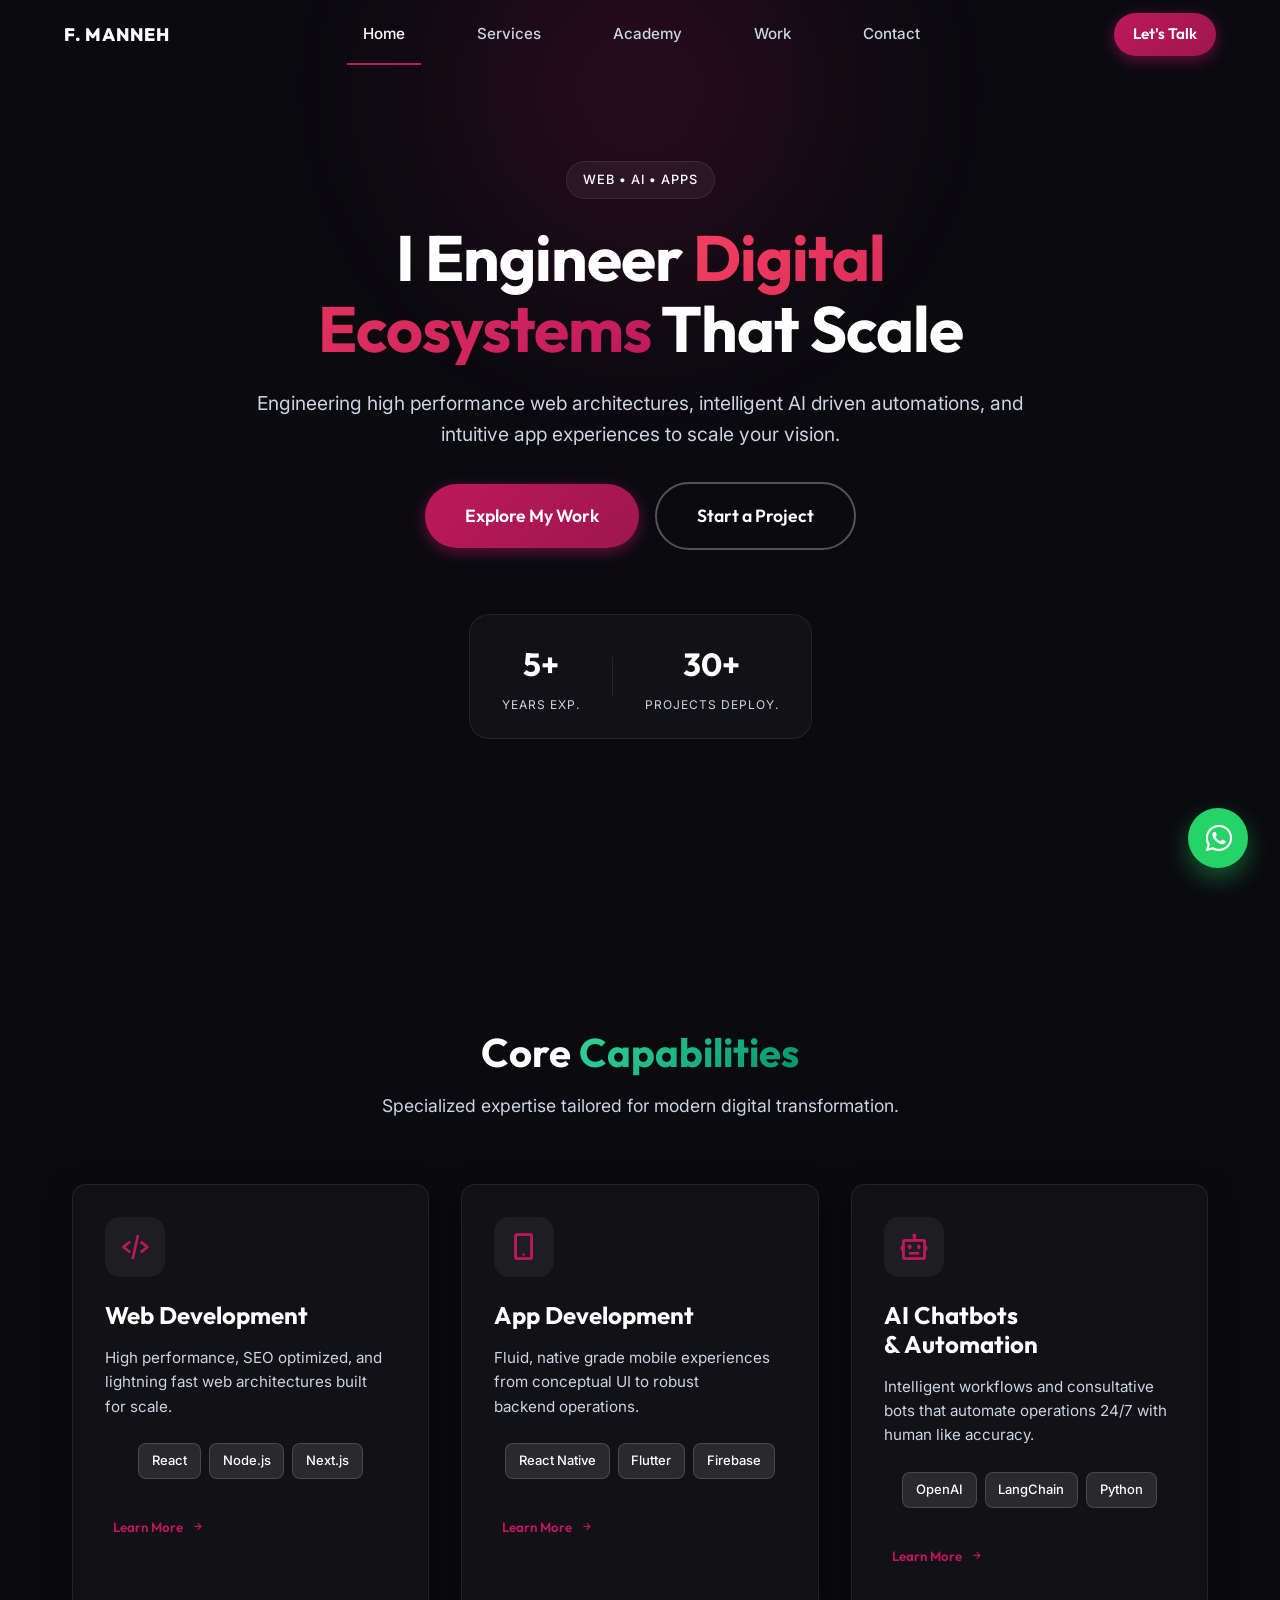
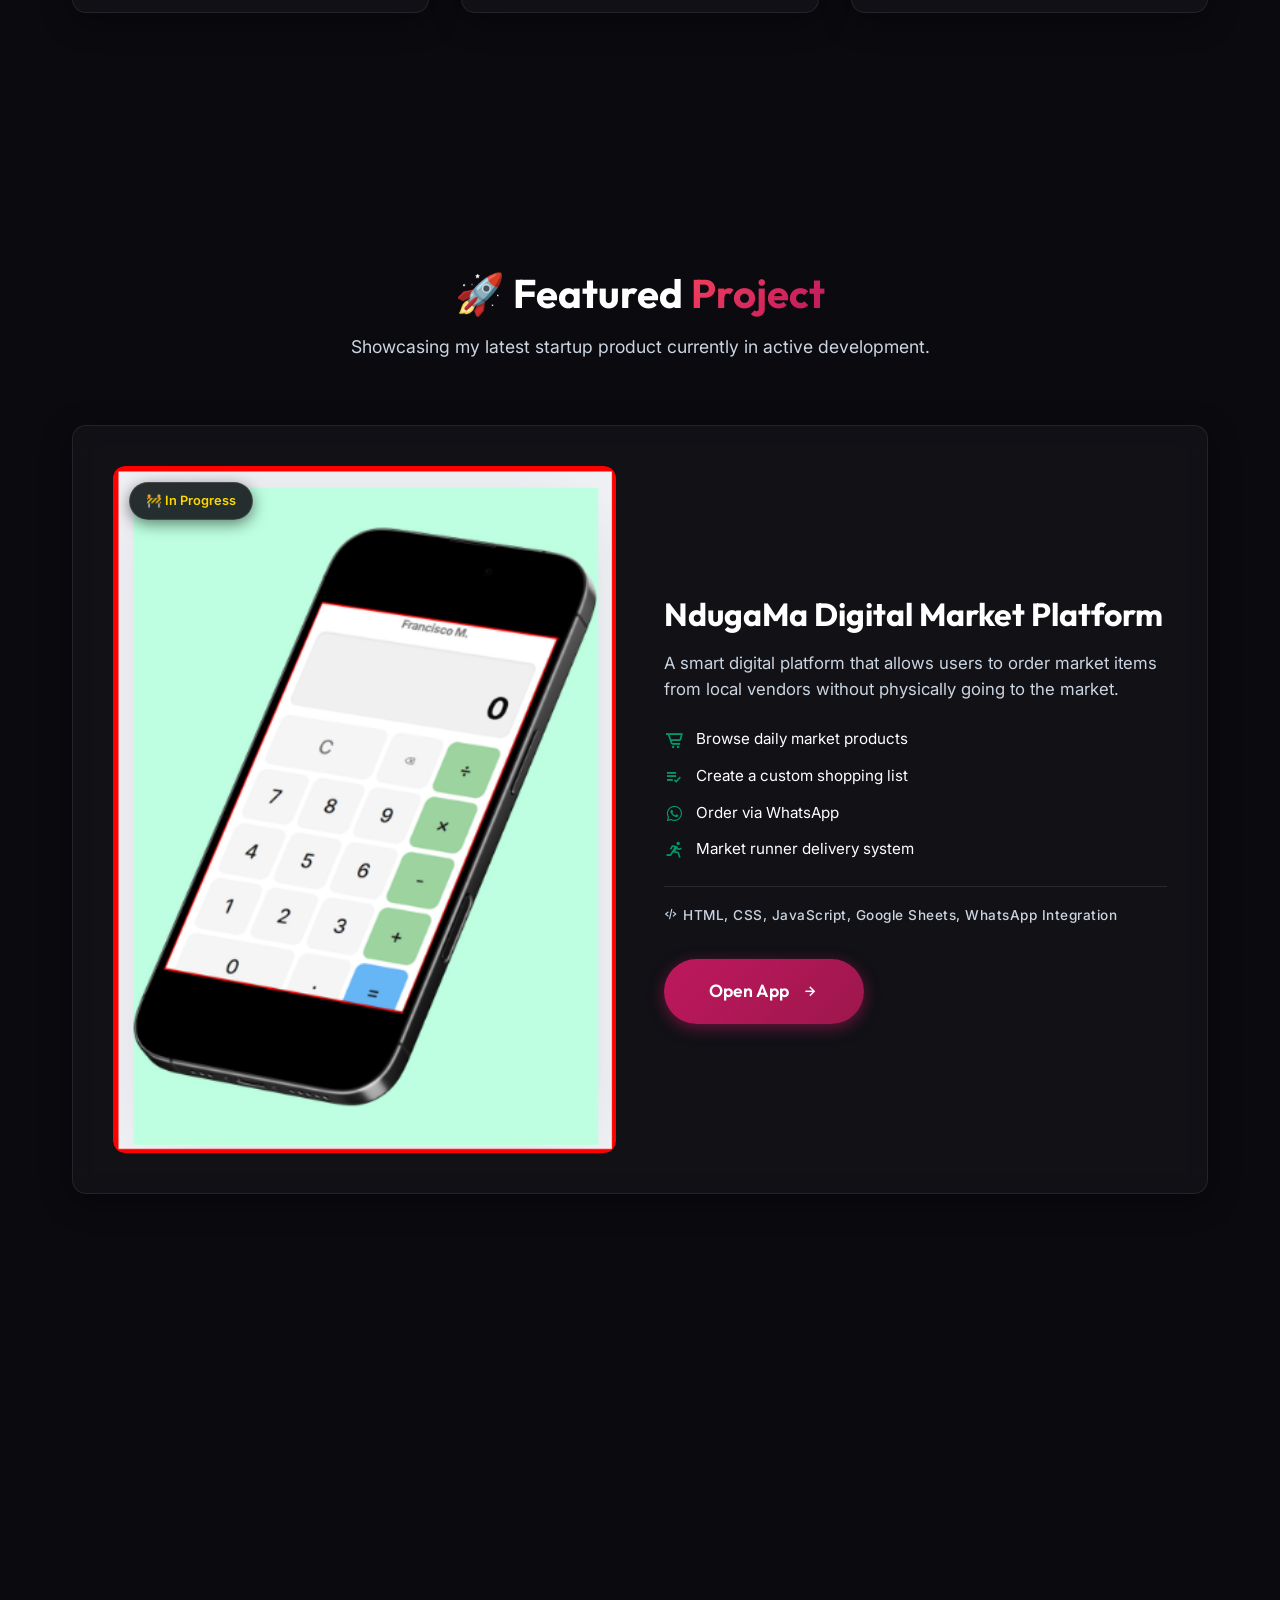
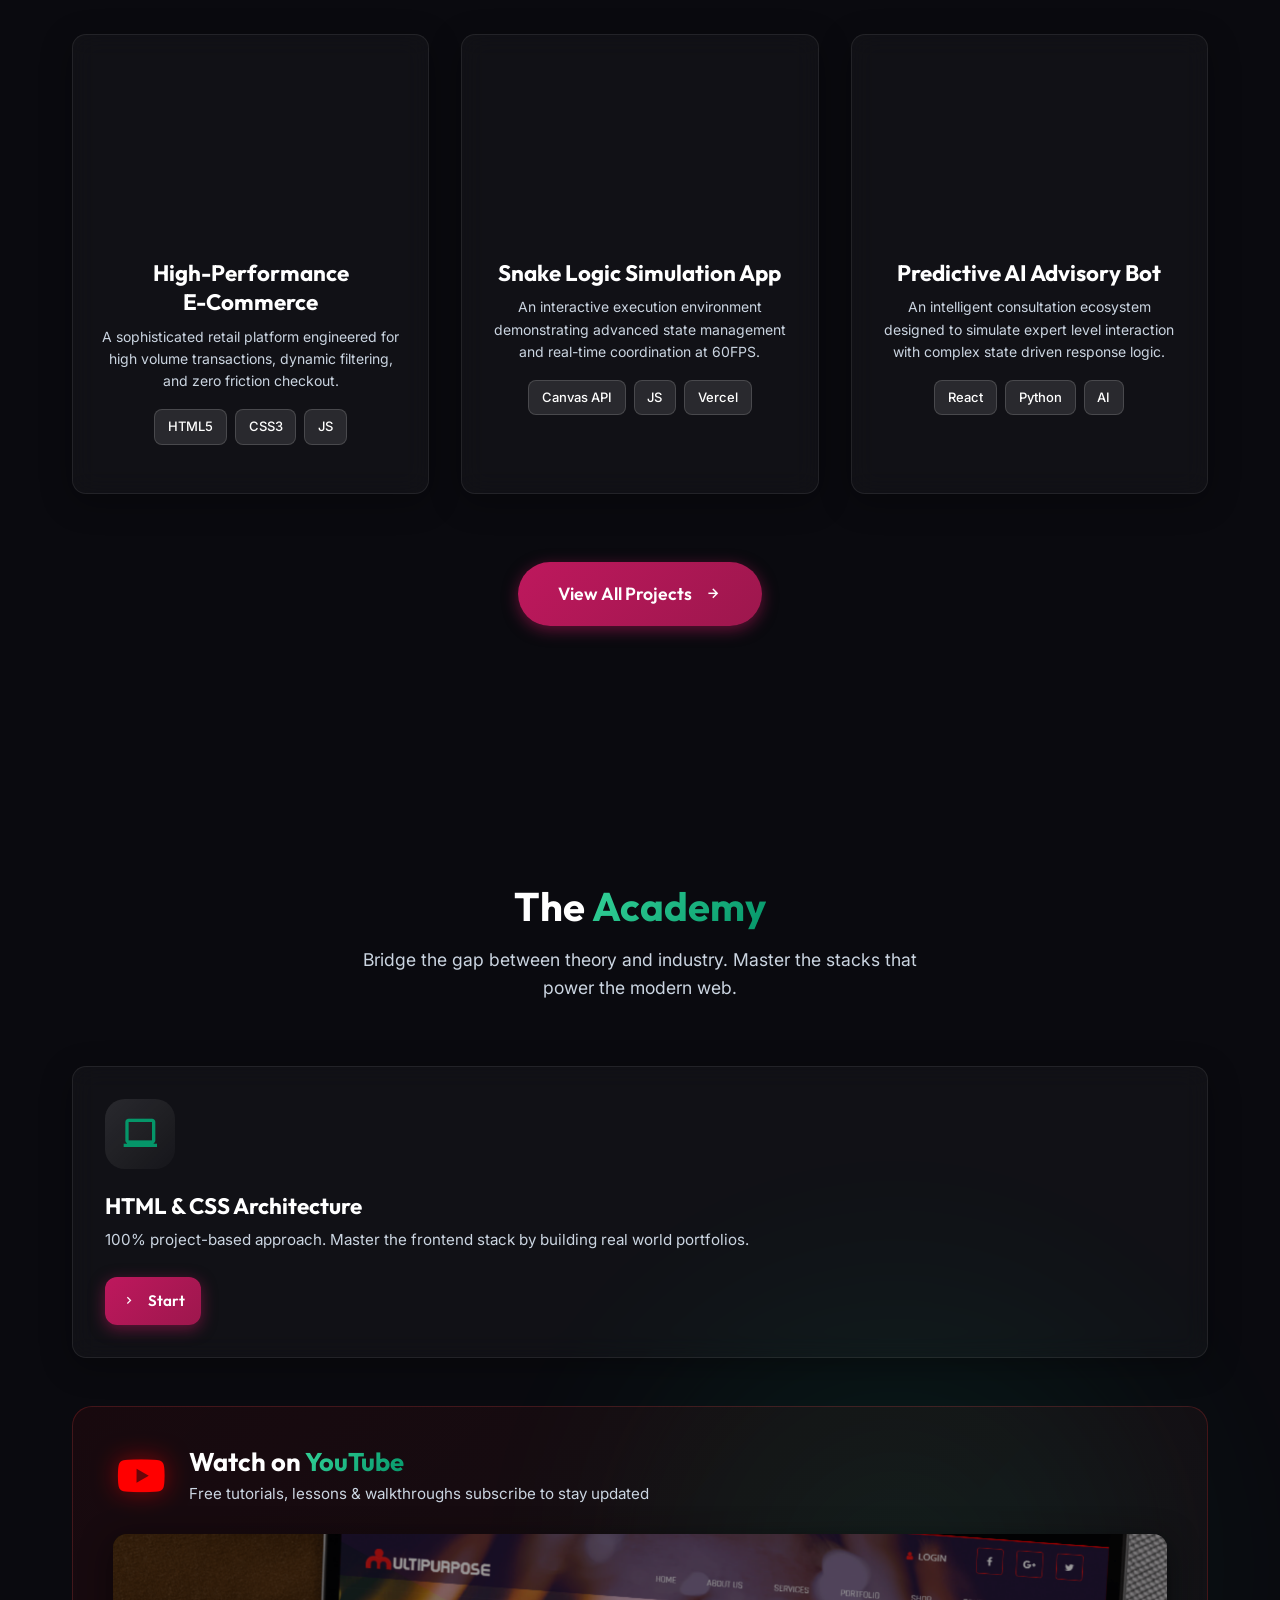
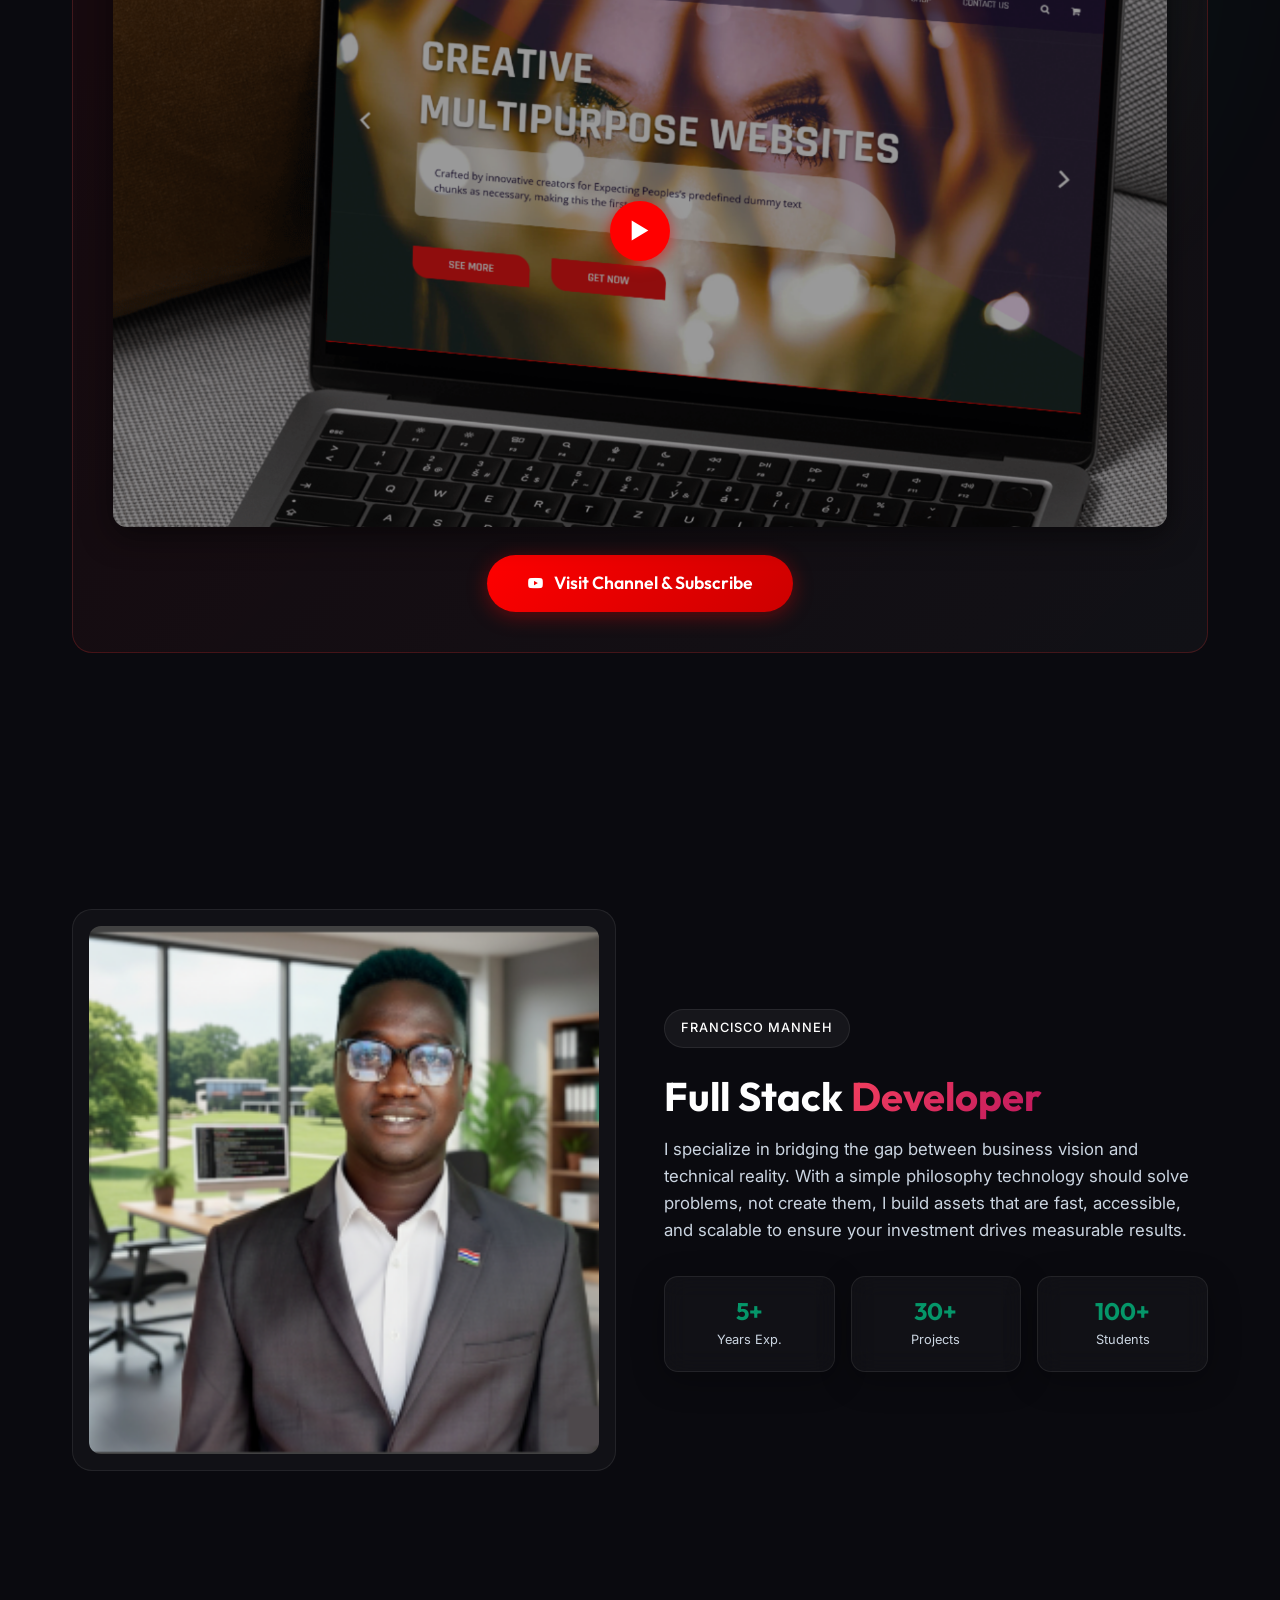
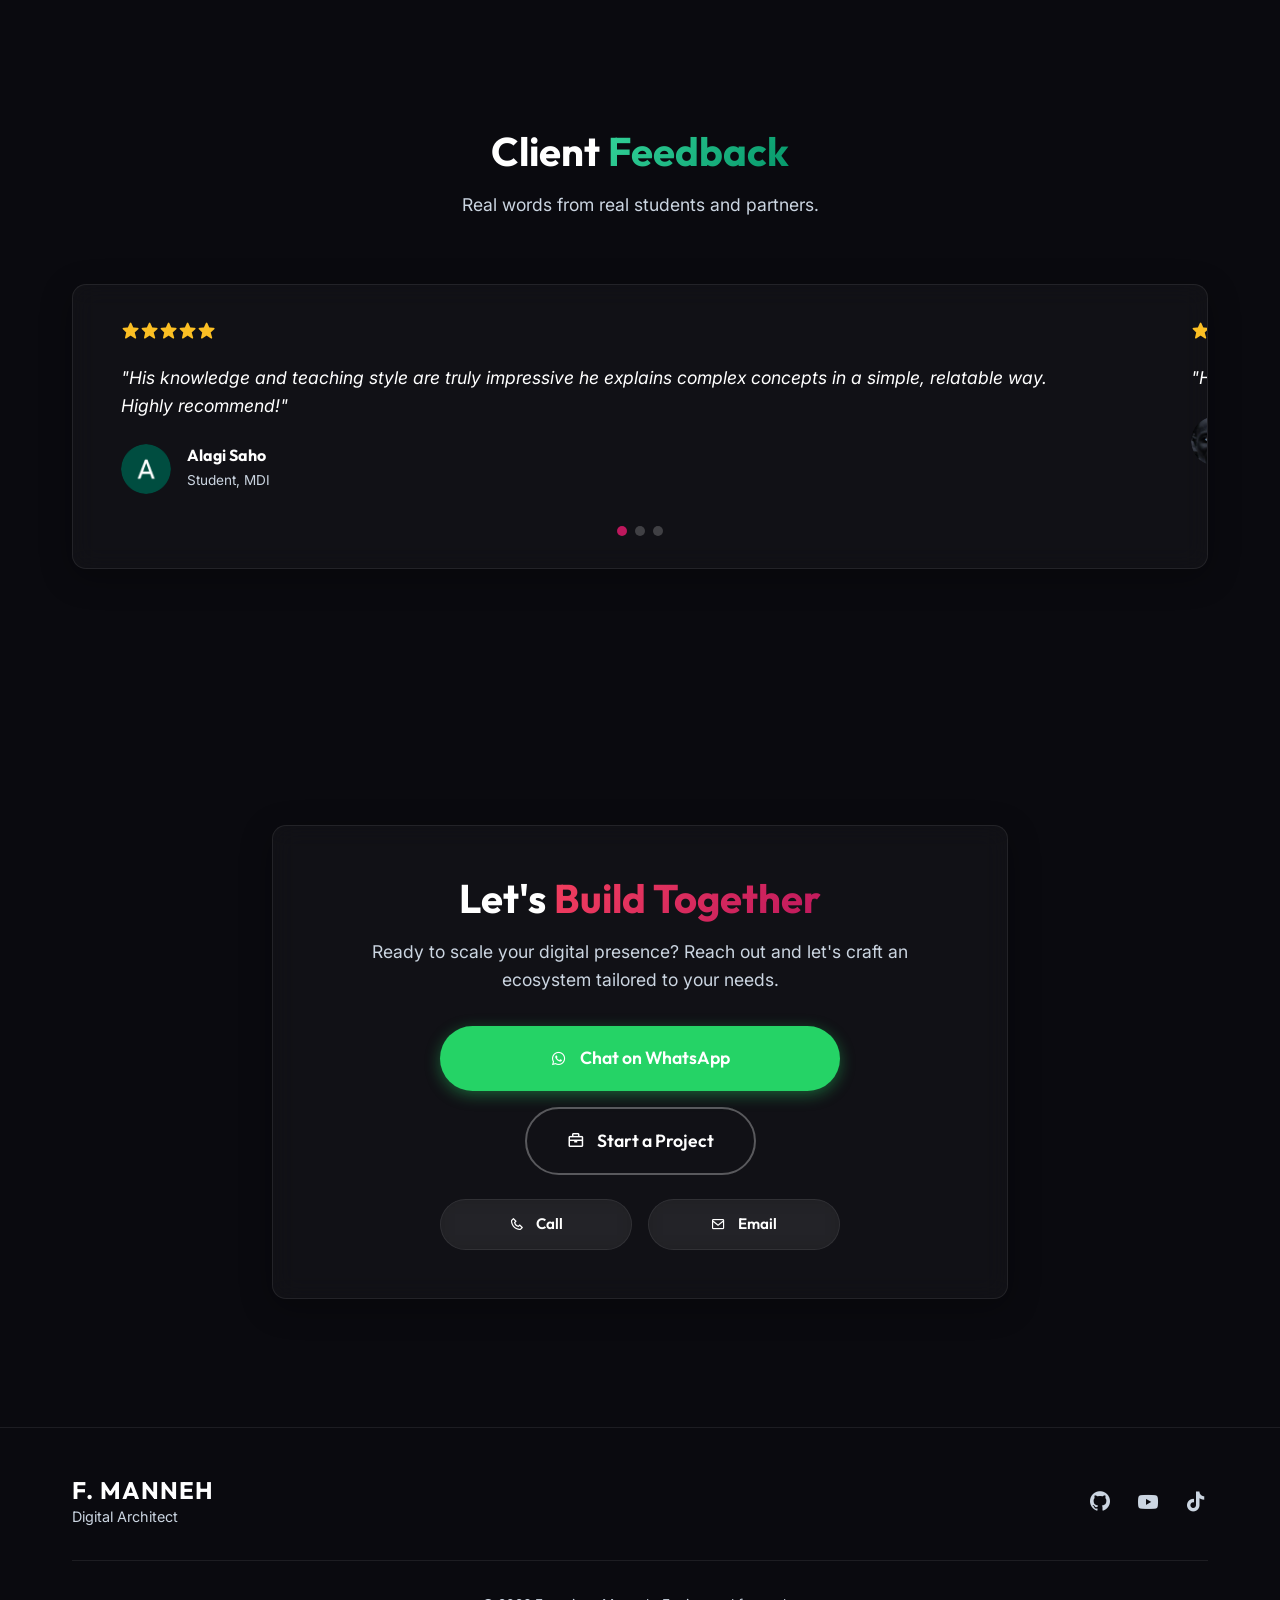
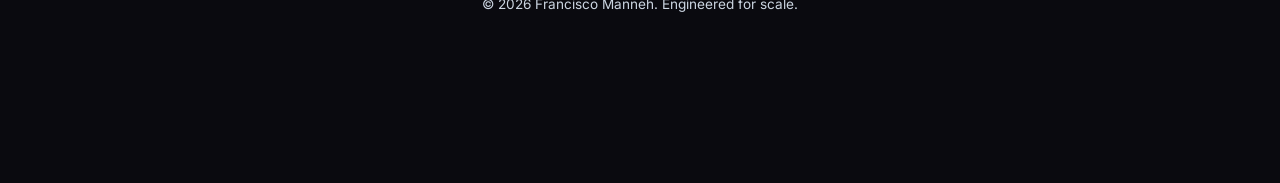
<file: index.html>
<!DOCTYPE html>
<html lang="en">

<head>
    <meta charset="UTF-8">
    <meta name="viewport" content="width=device-width, initial-scale=1.0">
    <title>Francisco Manneh</title>
    <meta name="description" content="Engineering high-performance web ecosystems, mobile apps, and AI automations.">
    <link rel="icon" type="image/png" href="Favicon/3-removebg-preview.png">
    <meta name="theme-color" content="#0a0a0f">

    <!-- Fonts -->
    <link
        href="https://fonts.googleapis.com/css2?family=Outfit:wght@300;400;500;600;700;800&family=Inter:wght@400;500;600&display=swap"
        rel="stylesheet">
    <link href='https://unpkg.com/boxicons@2.1.4/css/boxicons.min.css' rel='stylesheet' media="print"
        onload="this.media='all'">

    <!-- Styles -->
    <link rel="stylesheet" href="style.css">
    <!-- Structured Data -->
    <script type="application/ld+json">
    {
      "@context": "https://schema.org/",
      "@type": "Person",
      "name": "Francisco Manneh",
      "jobTitle": "Digital Architect",
      "url": "https://franciscomanneh.com",
      "image": "https://franciscomanneh.com/persionalpictures/Screenshot%202026-01-26%20074447.png",
      "sameAs": [
        "https://github.com/Franciscomanneh",
        "https://www.youtube.com/@codewithfrancisco-1",
        "https://www.tiktok.com/@fmannehcode"
      ],
      "knowsAbout": ["Web Development", "Mobile App Development", "AI/ChatbotAutomation", "React", "Node.js", "Python"],
      "worksFor": {
        "@type": "Organization",
        "name": "Francisco Manneh - Digital Architect"
      }
    }
    </script>
    <script type="application/ld+json">
    {
      "@context": "https://schema.org/",
      "@type": "WebSite",
      "name": "Francisco Manneh — Digital Architect",
      "url": "https://franciscomanneh.com",
      "description": "Engineering high-performance web ecosystems, mobile apps, and AI automations",
      "potentialAction": {
        "@type": "SearchAction",
        "target": {
          "@type": "EntryPoint",
          "urlTemplate": "https://franciscomanneh.com/projects"
        }
      }
    }
    </script>
    <script type="application/ld+json">
    {
      "@context": "https://schema.org/",
      "@type": "BreadcrumbList",
      "itemListElement": [
        {
          "@type": "ListItem",
          "position": 1,
          "name": "Home",
          "item": "https://franciscomanneh.com"
        },
        {
          "@type": "ListItem",
          "position": 2,
          "name": "Services",
          "item": "https://franciscomanneh.com#services"
        },
        {
          "@type": "ListItem",
          "position": 3,
          "name": "Projects",
          "item": "https://franciscomanneh.com#projects"
        },
        {
          "@type": "ListItem",
          "position": 4,
          "name": "Academy",
          "item": "https://franciscomanneh.com#academy"
        },
        {
          "@type": "ListItem",
          "position": 5,
          "name": "Contact",
          "item": "https://franciscomanneh.com#contact"
        }
      ]
    }
    </script>
</head>

<body>

    <!-- Loading Screen -->
    <div id="loader" class="loader-container">
        <div class="loader-spinner"></div>
        <div class="loader-text">Initializing Ecosystem...</div>
    </div>

    <!-- Top Navigation (Desktop) -->
    <header class="top-nav glass-nav">
        <a href="#home" class="logo">F. MANNEH</a>
        <nav class="desktop-links">
            <a href="#home" class="nav-link" aria-label="Navigate to home section">Home</a>
            <a href="#services" class="nav-link" aria-label="Navigate to services section">Services</a>
            <a href="#academy" class="nav-link" aria-label="Navigate to academy section">Academy</a>
            <a href="#projects" class="nav-link" aria-label="Navigate to projects section">Work</a>
            <a href="#contact" class="nav-link" aria-label="Navigate to contact section">Contact</a>
        </nav>
        <div class="desktop-actions">
            <!-- Hamburger Menu Trigger (Mobile/Tablet) -->
            <button class="hamburger-btn" aria-label="Toggle Menu">
                <i class='bx bx-menu'></i>
            </button>
            <a href="#contact" class="btn btn-primary compact-btn">Let's Talk</a>
        </div>
    </header>

    <!-- Overlay Navigation (Hamburger Menu) -->
    <div class="overlay-nav glass-overlay">
        <div class="overlay-header">
            <a href="#home" class="logo">F. MANNEH</a>
            <button class="close-overlay-btn"><i class='bx bx-x'></i></button>
        </div>
        <nav class="overlay-links">
            <a href="#home" class="overlay-link" aria-label="Navigate to home"><i class='bx bx-home-alt-2'></i> Home</a>
            <a href="#services" class="overlay-link" aria-label="Navigate to services"><i class='bx bx-layer'></i>
                Services</a>
            <a href="#academy" class="overlay-link" aria-label="Navigate to academy"><i class='bx bxs-graduation'></i>
                Academy</a>
            <a href="#projects" class="overlay-link" aria-label="Navigate to projects"><i
                    class='bx bx-briefcase-alt-2'></i> Work</a>
            <a href="#about" class="overlay-link" aria-label="Navigate to about"><i class='bx bx-user'></i> About</a>
            <a href="#contact" class="overlay-link" aria-label="Navigate to contact"><i class='bx bx-envelope'></i>
                Contact</a>
        </nav>
        <div class="overlay-footer">
            <p>Let's build something amazing.</p>
            <div class="social-links">
                <a href="https://github.com/Franciscomanneh"><i class='bx bxl-github'></i></a>
                <a href="#"><i class='bx bxl-facebook'></i></a>
                <a href="https://www.youtube.com/@codewithfrancisco-1"><i class='bx bxl-youtube'></i></a>
            </div>
        </div>
    </div>

    <nav class="bottom-nav glass-nav" aria-label="Mobile navigation">
        <a href="#home" class="bottom-nav-item active" aria-label="Home">
            <i class='bx bx-home-alt-2'></i>
            <span>Home</span>
        </a>
        <a href="#services" class="bottom-nav-item" aria-label="Services">
            <i class='bx bx-layer'></i>
            <span>Services</span>
        </a>
        <a href="#academy" class="bottom-nav-item" aria-label="Academy">
            <i class='bx bxs-graduation'></i>
            <span>Academy</span>
        </a>
        <a href="#projects" class="bottom-nav-item" aria-label="Projects">
            <i class='bx bx-briefcase-alt-2'></i>
            <span>Work</span>
        </a>
        <a href="#contact" class="bottom-nav-item" aria-label="Contact">
            <i class='bx bx-envelope'></i>
            <span>Contact</span>
        </a>
    </nav>

    <!-- Floating WhatsApp Button -->
    <a href="https://wa.me/2203137203" class="floating-whatsapp" target="_blank" aria-label="Chat on WhatsApp">
        <i class='bx bxl-whatsapp'></i>
    </a>

    <main>
        <!-- Hero Section -->
        <section id="home" class="section hero">
            <div class="hero-bg-glow"></div>
            <div class="container hero-container">
                <div class="hero-content reveal">
                    <span class="badge glass-badge">Web • AI • Apps</span>
                    <h1 class="hero-title">I Engineer <span class="gradient-text gradient-primary">Digital
                            Ecosystems</span> That Scale</h1>
                    <p class="hero-subtitle">Engineering high performance web architectures, intelligent AI driven
                        automations, and intuitive app experiences to scale your vision.</p>
                    <div class="hero-actions">
                        <a href="#projects" class="btn btn-primary lg-btn tap-effect">Explore My Work</a>
                        <a href="#contact" class="btn btn-outline lg-btn tap-effect">Start a Project</a>
                    </div>
                    <div class="hero-stats">
                        <div class="stat-item">
                            <span class="stat-num">5+</span>
                            <span class="stat-label">Years Exp.</span>
                        </div>
                        <div class="divider"></div>
                        <div class="stat-item">
                            <span class="stat-num">30+</span>
                            <span class="stat-label">Projects Deploy.</span>
                        </div>
                    </div>
                </div>
            </div>
        </section>

        <!-- Services Section -->
        <section id="services" class="section services">
            <div class="container">
                <div class="section-header reveal">
                    <h2 class="section-title">Core <span class="gradient-text gradient-secondary">Capabilities</span>
                    </h2>
                    <p class="section-desc">Specialized expertise tailored for modern digital transformation.</p>
                </div>
                <div class="services-grid">
                    <!-- Service 1 -->
                    <div class="service-card glass-card tap-effect reveal">
                        <div class="service-icon"><i class='bx bx-code-alt'></i></div>
                        <h3>Web Development</h3>
                        <p>High performance, SEO optimized, and lightning fast web architectures built for scale.</p>
                        <div class="tech-tags">
                            <span class="tag">React</span>
                            <span class="tag">Node.js</span>
                            <span class="tag">Next.js</span>
                        </div>
                        <button class="btn-text learn-more-btn" data-service="web">Learn More <i
                                class='bx bx-right-arrow-alt'></i></button>
                    </div>
                    <!-- Service 2 -->
                    <div class="service-card glass-card tap-effect reveal" style="transition-delay: 0.1s">
                        <div class="service-icon"><i class='bx bx-mobile-alt'></i></div>
                        <h3>App Development</h3>
                        <p>Fluid, native grade mobile experiences from conceptual UI to robust backend operations.</p>
                        <div class="tech-tags">
                            <span class="tag">React Native</span>
                            <span class="tag">Flutter</span>
                            <span class="tag">Firebase</span>
                        </div>
                        <button class="btn-text learn-more-btn" data-service="app">Learn More <i
                                class='bx bx-right-arrow-alt'></i></button>
                    </div>
                    <!-- Service 3 -->
                    <div class="service-card glass-card tap-effect reveal" style="transition-delay: 0.2s">
                        <div class="service-icon"><i class='bx bx-bot'></i></div>
                        <h3>AI Chatbots & Automation</h3>
                        <p>Intelligent workflows and consultative bots that automate operations 24/7 with human like
                            accuracy.</p>
                        <div class="tech-tags">
                            <span class="tag">OpenAI</span>
                            <span class="tag">LangChain</span>
                            <span class="tag">Python</span>
                        </div>
                        <button class="btn-text learn-more-btn" data-service="ai">Learn More <i
                                class='bx bx-right-arrow-alt'></i></button>
                    </div>
                </div>
            </div>
        </section>

        <!-- Featured Project Section -->
        <section id="featured-project" class="section featured-project">
            <div class="container">
                <div class="section-header reveal">
                    <h2 class="section-title">🚀 Featured <span class="gradient-text gradient-primary">Project</span>
                    </h2>
                    <p class="section-desc">Showcasing my latest startup product currently in active development.</p>
                </div>

                <div class="featured-project-container glass-card reveal">
                    <div class="featured-image-wrapper">
                        <span class="badge in-progress-badge">🚧 In Progress</span>
                        <!-- Replace with real mockup of the NdugaMa app. Using generic project placeholder. -->
                        <img src="./Images/image.png" alt="NdugaMa App Mockup" class="featured-img" loading="lazy"
                            decoding="async">
                    </div>

                    <div class="featured-content">
                        <h3 class="featured-title">NdugaMa Digital Market Platform</h3>
                        <p class="featured-desc">A smart digital platform that allows users to order market items from
                            local vendors without physically going to the market.</p>

                        <ul class="featured-features">
                            <li><i class='bx bx-cart-alt'></i> Browse daily market products</li>
                            <li><i class='bx bx-list-check'></i> Create a custom shopping list</li>
                            <li><i class='bx bxl-whatsapp'></i> Order via WhatsApp</li>
                            <li><i class='bx bx-run'></i> Market runner delivery system</li>
                        </ul>

                        <div class="featured-tech-stack">
                            <span class="tech-small"><i class='bx bx-code-alt'></i> HTML, CSS, JavaScript, Google
                                Sheets, WhatsApp Integration</span>
                        </div>

                        <div class="featured-actions">
                            <a href="https://publicmarket.online" target="_blank"
                                class="btn btn-primary lg-btn tap-effect btn-block-mobile">Open App <i
                                    class='bx bx-right-arrow-alt'></i></a>
                        </div>
                    </div>
                </div>
            </div>
        </section>

        <!-- Projects Section -->
        <section id="projects" class="section projects">
            <div class="container">
                <div class="section-header reveal">
                    <h2 class="section-title">Selected <span class="gradient-text gradient-primary">Work</span></h2>
                    <p class="section-desc">A showcase of engineered solutions built for speed, utility, and conversion.
                    </p>
                </div>
                <div class="projects-grid">
                    <!-- Project 1 -->
                    <div class="project-card glass-card reveal">
                        <div class="project-image-wrapper">
                            <img src="./Images/14.png" alt="E-Commerce Website" class="project-img" width="600"
                                height="337" loading="lazy" decoding="async">
                            <div class="project-overlay">
                                <a href="https://franciscomanneh.github.io/multipurpose/" target="_blank"
                                    class="btn btn-primary sm-btn tap-effect">View Live</a>
                            </div>
                        </div>
                        <div class="project-content">
                            <h3>High-Performance E-Commerce</h3>
                            <p>A sophisticated retail platform engineered for high volume transactions, dynamic
                                filtering, and zero friction checkout.</p>
                            <div class="tech-tags">
                                <span class="tag">HTML5</span>
                                <span class="tag">CSS3</span>
                                <span class="tag">JS</span>
                            </div>
                        </div>
                    </div>
                    <!-- Project 2 -->
                    <div class="project-card glass-card reveal" style="transition-delay: 0.1s">
                        <div class="project-image-wrapper">
                            <img src="./Images/1.png" alt="Snake Game App" class="project-img" width="600" height="337"
                                loading="lazy" decoding="async">
                            <div class="project-overlay">
                                <a href="https://snake-game-six-ruby.vercel.app/" target="_blank"
                                    class="btn btn-primary sm-btn tap-effect">View Live</a>
                            </div>
                        </div>
                        <div class="project-content">
                            <h3>Snake Logic Simulation App</h3>
                            <p>An interactive execution environment demonstrating advanced state management and
                                real-time coordination at 60FPS.</p>
                            <div class="tech-tags">
                                <span class="tag">Canvas API</span>
                                <span class="tag">JS</span>
                                <span class="tag">Vercel</span>
                            </div>
                        </div>
                    </div>
                    <!-- Project 3 -->
                    <div class="project-card glass-card reveal" style="transition-delay: 0.2s">
                        <div class="project-image-wrapper">
                            <img src="./Images/7.png" alt="AI Chatbot" class="project-img" width="600" height="337"
                                loading="lazy" decoding="async">
                            <div class="project-overlay">
                                <a href="https://consultation-chat.vercel.app/" target="_blank"
                                    class="btn btn-primary sm-btn tap-effect">View Live</a>
                            </div>
                        </div>
                        <div class="project-content">
                            <h3>Predictive AI Advisory Bot</h3>
                            <p>An intelligent consultation ecosystem designed to simulate expert level interaction with
                                complex state driven response logic.</p>
                            <div class="tech-tags">
                                <span class="tag">React</span>
                                <span class="tag">Python</span>
                                <span class="tag">AI</span>
                            </div>
                        </div>
                    </div>
                </div>
                <!-- View All Projects Button -->
                <div class="view-all-projects reveal" style="transition-delay: 0.3s">
                    <a href="projects.html" class="btn btn-primary lg-btn tap-effect">
                        View All Projects <i class='bx bx-right-arrow-alt'></i>
                    </a>
                </div>
            </div>
        </section>

        <!-- Academy Section -->
        <section id="academy" class="section academy">
            <div class="academy-bg-glow"></div>
            <div class="container">
                <div class="section-header reveal">
                    <h2 class="section-title">The <span class="gradient-text gradient-secondary">Academy</span></h2>
                    <p class="section-desc">Bridge the gap between theory and industry. Master the stacks that power the
                        modern web.</p>
                </div>
                <div class="academy-list">
                    <!-- Course 1 (PLD) — Hidden temporarily -->
                    <!--
                    <div class="academy-item glass-card tap-effect reveal">
                        <div class="academy-icon"><i class='bx bx-brain'></i></div>
                        <div class="academy-info">
                            <h3>Programming Logic (PLD)</h3>
                            <p>Interactive problem-solving designed to build structural logic through comprehensive Q&A formats.</p>
                        </div>
                        <a href="pld.html" class="btn btn-primary btn-icon tap-effect"><i class='bx bx-chevron-right'></i><span>Start</span></a>
                    </div>
                    -->
                    <!-- Course 2 — HTML & CSS (Active) -->
                    <div class="academy-item glass-card tap-effect reveal">
                        <div class="academy-icon"><i class='bx bx-laptop'></i></div>
                        <div class="academy-info">
                            <h3>HTML &amp; CSS Architecture</h3>
                            <p>100% project-based approach. Master the frontend stack by building real world portfolios.
                            </p>
                        </div>
                        <a href="html-css.html" class="btn btn-primary btn-icon tap-effect"><i
                                class='bx bx-chevron-right'></i><span>Start</span></a>
                    </div>
                    <!-- Course 3 (Mathematics) — Hidden temporarily -->
                    <!--
                    <div class="academy-item glass-card tap-effect reveal" style="transition-delay: 0.2s">
                        <div class="academy-icon"><i class='bx bx-math'></i></div>
                        <div class="academy-info">
                            <h3>Grade 10 Mathematics</h3>
                            <p>Simplified logic &amp; exam prep broken down into clear Q&A sessions ensuring logical confidence.</p>
                        </div>
                        <a href="math.html" class="btn btn-primary btn-icon tap-effect"><i class='bx bx-chevron-right'></i><span>Start</span></a>
                    </div>
                    -->
                </div>

                <!-- YouTube Channel Section -->
                <div class="yt-channel-section reveal" style="transition-delay: 0.2s">
                    <div class="yt-channel-header">
                        <i class='bx bxl-youtube yt-icon'></i>
                        <div>
                            <h3 class="yt-channel-title">Watch on <span
                                    class="gradient-text gradient-secondary">YouTube</span></h3>
                            <p class="yt-channel-sub">Free tutorials, lessons &amp; walkthroughs subscribe to stay
                                updated</p>
                        </div>
                    </div>
                    <a href="https://www.youtube.com/playlist?list=UUcodewithfrancisco-1" target="_blank"
                        class="yt-video-preview">
                        <img src="https://i.ytimg.com/vi/dQw4w9WgXcQ/hqdefault.jpg" onerror="this.src='./Images/14.png'"
                            alt="Code With Francisco YouTube" class="yt-thumbnail" loading="lazy" decoding="async">
                        <div class="yt-overlay"></div>
                        <div class="play-btn">
                            <i class='bx bx-play'></i>
                        </div>
                    </a>
                    <a href="https://www.youtube.com/@codewithfrancisco-1" target="_blank"
                        class="btn btn-primary lg-btn tap-effect yt-subscribe-btn">
                        <i class='bx bxl-youtube'></i> Visit Channel &amp; Subscribe
                    </a>
                </div>
            </div>
        </section>

        <!-- About Section -->
        <section id="about" class="section about">
            <div class="container">
                <div class="about-grid">
                    <div class="about-image reveal">
                        <div class="image-glass-frame">
                            <img src="./persionalpictures/Screenshot 2026-01-26 074447.png"
                                alt="Francisco Manneh - Digital Architect Portrait" class="img-fluid" width="400"
                                height="400" loading="lazy" decoding="async">
                        </div>
                    </div>
                    <div class="about-content reveal" style="transition-delay: 0.2s">
                        <span class="badge glass-badge">Francisco Manneh</span>
                        <h2 class="section-title">Full Stack <span
                                class="gradient-text gradient-primary">Developer</span>
                        </h2>
                        <p>I specialize in bridging the gap between business vision and technical reality. With a simple
                            philosophy technology should solve problems, not create them, I build assets that are fast,
                            accessible, and scalable to ensure your investment drives measurable results.</p>

                        <div class="stats-grid">
                            <div class="stat-box glass-card">
                                <h3>5+</h3>
                                <span>Years Exp.</span>
                            </div>
                            <div class="stat-box glass-card">
                                <h3>30+</h3>
                                <span>Projects</span>
                            </div>
                            <div class="stat-box glass-card">
                                <h3>100+</h3>
                                <span>Students</span>
                            </div>
                        </div>
                    </div>
                </div>
            </div>
        </section>

        <!-- Testimonials Section -->
        <section id="testimonials" class="section testimonials">
            <div class="container">
                <div class="section-header reveal">
                    <h2 class="section-title">Client <span class="gradient-text gradient-secondary">Feedback</span></h2>
                    <p class="section-desc">Real words from real students and partners.</p>
                </div>

                <div class="testimonial-slider glass-card reveal">
                    <div class="testimonial-track" id="testimonialTrack">
                        <!-- Card 1 -->
                        <div class="testi-card">
                            <div class="stars"><i class='bx bxs-star'></i><i class='bx bxs-star'></i><i
                                    class='bx bxs-star'></i><i class='bx bxs-star'></i><i class='bx bxs-star'></i></div>
                            <p class="quote">"His knowledge and teaching style are truly impressive he explains
                                complex concepts in a simple, relatable way. Highly recommend!"</p>
                            <div class="author">
                                <img src="./persionalpictures/alagi.png" alt="Alagi Saho - Student Testimonial"
                                    width="50" height="50" loading="lazy" decoding="async">
                                <div class="author-info">
                                    <h4>Alagi Saho</h4>
                                    <span>Student, MDI</span>
                                </div>
                            </div>
                        </div>
                        <!-- Card 2 -->
                        <div class="testi-card">
                            <div class="stars"><i class='bx bxs-star'></i><i class='bx bxs-star'></i><i
                                    class='bx bxs-star'></i><i class='bx bxs-star'></i><i class='bx bxs-star'></i></div>
                            <p class="quote">"His unique teaching style, passion for technology, and deep understanding
                                of the field opened my eyes to new possibilities."</p>
                            <div class="author">
                                <img src="./persionalpictures/nata.png" alt="Nathaniel Boima - Student Testimonial"
                                    width="50" height="50" loading="lazy" decoding="async">
                                <div class="author-info">
                                    <h4>Nathaniel Boima</h4>
                                    <span>Student, MDI</span>
                                </div>
                            </div>
                        </div>
                        <!-- Card 3 -->
                        <div class="testi-card">
                            <div class="stars"><i class='bx bxs-star'></i><i class='bx bxs-star'></i><i
                                    class='bx bxs-star'></i><i class='bx bxs-star'></i><i class='bx bxs-star'></i></div>
                            <p class="quote">"Francisco delivered a solution that perfectly captured our brand. Their
                                strategic approach boosted our client engagement significantly."</p>
                            <div class="author">
                                <img src="./persionalpictures/konko.png" alt="Modoulamin Fatajo - CEO Konko Group"
                                    width="50" height="50" loading="lazy" decoding="async">
                                <div class="author-info">
                                    <h4>Modoulamin Fatajo</h4>
                                    <span>CEO, Konko Group</span>
                                </div>
                            </div>
                        </div>
                    </div>
                    <div class="slider-dots">
                        <span class="dot active"></span>
                        <span class="dot"></span>
                        <span class="dot"></span>
                    </div>
                </div>
            </div>
        </section>

        <!-- Contact Section -->
        <section id="contact" class="section contact">
            <div class="container container-sm">
                <div class="contact-box glass-card reveal">
                    <h2 class="section-title text-center">Let's <span class="gradient-text gradient-primary">Build
                            Together</span></h2>
                    <p class="text-center section-desc">Ready to scale your digital presence? Reach out and let's craft
                        an ecosystem tailored to your needs.</p>

                    <div class="contact-actions center-actions"
                        style="display: flex; flex-direction: column; align-items: center; justify-content: center; gap: 1.5rem; width: 100%;">
                        <div
                            style="display: flex; justify-content: center; align-items: center; gap: 1rem; flex-wrap: wrap;">
                            <a href="https://wa.me/2203137203" target="_blank"
                                class="btn btn-primary lg-btn tap-effect whatsapp-cta btn-block-mobile">
                                <i class='bx bxl-whatsapp'></i> Chat on WhatsApp
                            </a>
                            <a href="#projects" class="btn btn-outline lg-btn tap-effect btn-block-mobile">
                                <i class='bx bx-briefcase'></i> Start a Project
                            </a>
                        </div>
                        <div class="alt-contact" style="display: flex; justify-content: center; gap: 1rem;">
                            <a href="tel:+2203137203" class="btn btn-glass tap-effect alt-btn">
                                <i class='bx bx-phone'></i> Call
                            </a>
                            <a href="mailto:franciscomanneh@gmail.com" class="btn btn-glass tap-effect alt-btn">
                                <i class='bx bx-envelope'></i> Email
                            </a>
                        </div>
                    </div>
                </div>
            </div>
        </section>
    </main>

    <footer class="footer">
        <div class="container">
            <div class="footer-grid">
                <div class="footer-brand">
                    <h2>F. MANNEH</h2>
                    <p>Digital Architect</p>
                </div>
                <div class="footer-socials">
                    <a href="https://github.com/Franciscomanneh" aria-label="Visit Francisco's GitHub profile"><i
                            class='bx bxl-github'></i></a>
                    <a href="https://www.youtube.com/@codewithfrancisco-1"
                        aria-label="Visit Francisco's YouTube channel"><i class='bx bxl-youtube'></i></a>
                    <a href="https://www.tiktok.com/@fmannehcode" aria-label="Visit Francisco's TikTok profile"><i
                            class='bx bxl-tiktok'></i></a>
                </div>
            </div>
            <div class="footer-bottom">
                <p>&copy; 2026 Francisco Manneh. Engineered for scale.</p>
            </div>
        </div>
    </footer>

    <!-- Modals Container -->
    <div class="modal-overlay" id="serviceModal">
        <div class="modal-content glass-overlay">
            <button class="close-modal"><i class='bx bx-x'></i></button>
            <div id="modalBody"></div>
        </div>
    </div>

    <!-- Scripts -->
    <script src="script.js" defer></script>
</body>

</html>
</file>
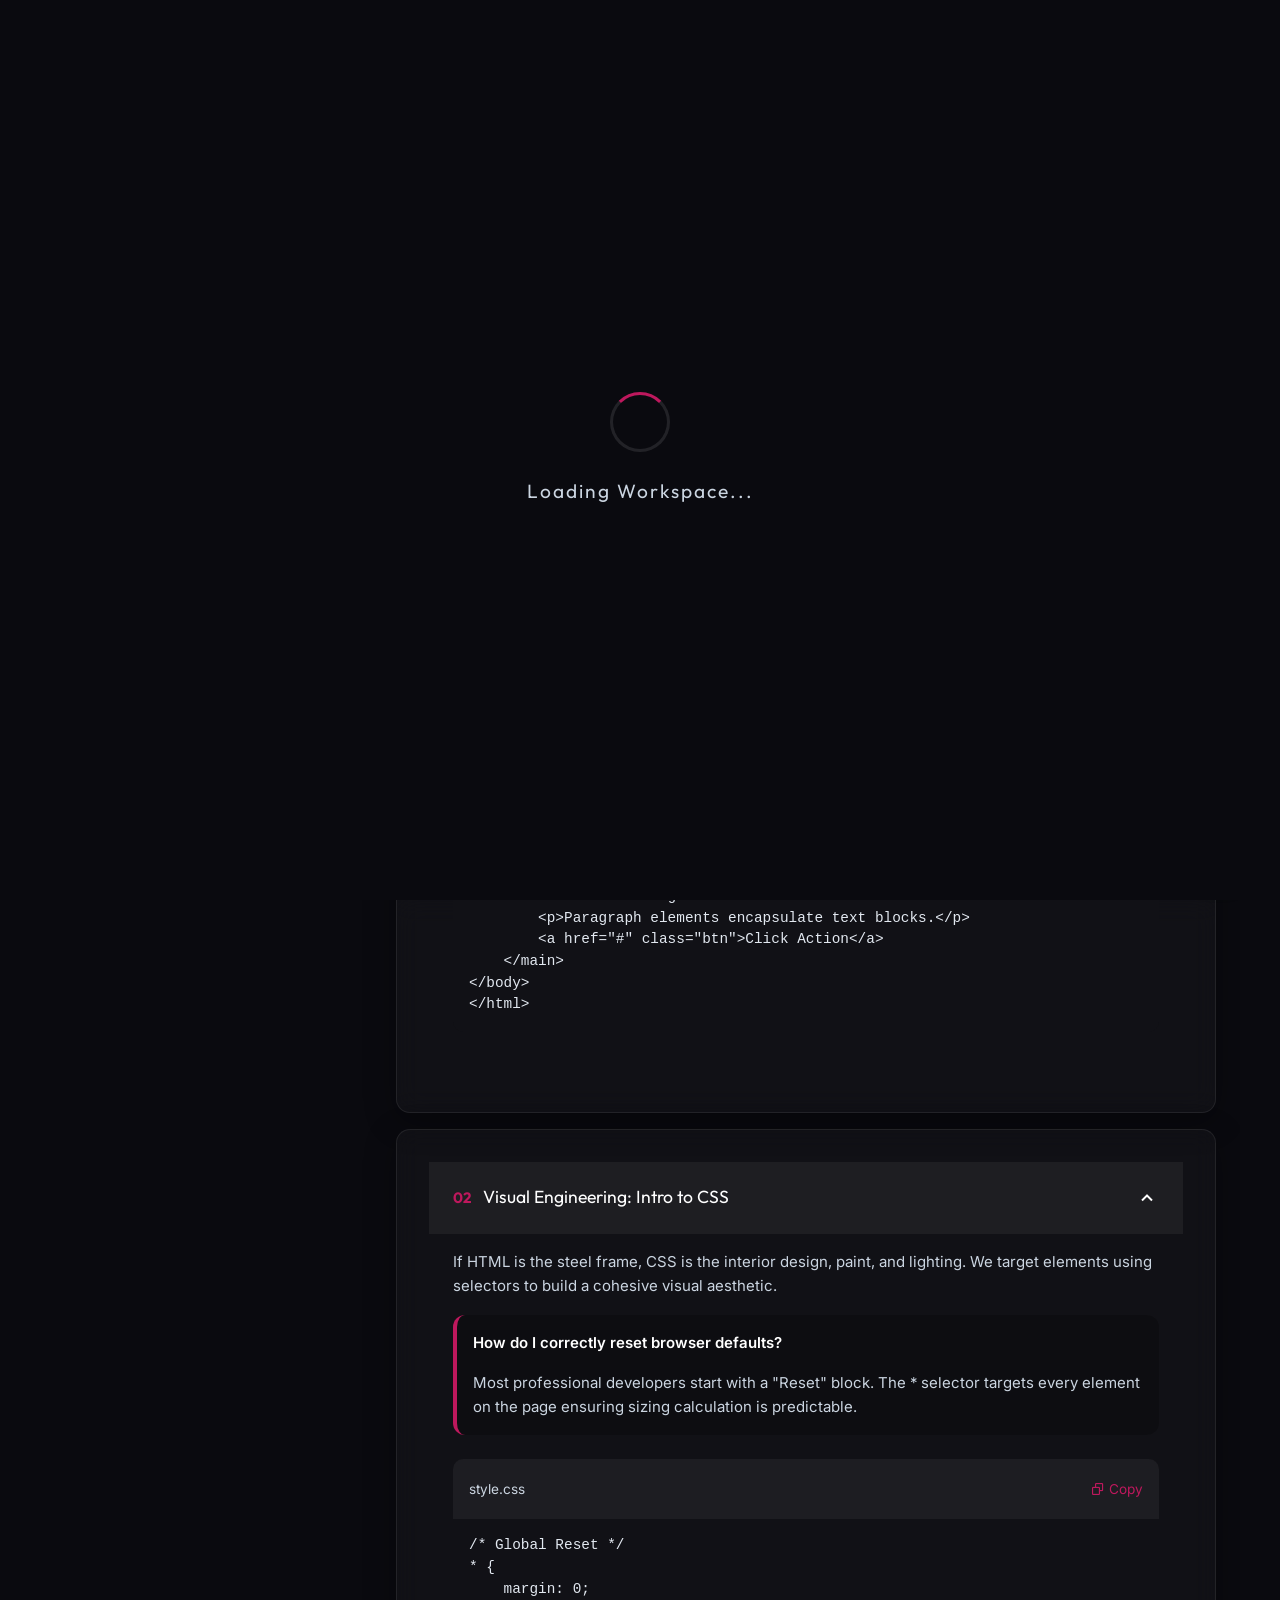
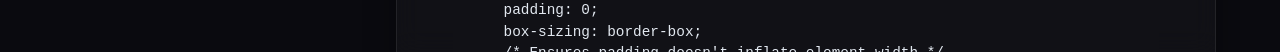
<file: html-css.html>
<!DOCTYPE html>
<html lang="en">
<head>
    <meta charset="UTF-8">
    <meta name="viewport" content="width=device-width, initial-scale=1.0">
    <title>HTML & CSS Architecture | F. Manneh Academy</title>
    <meta name="description" content="Master front-end web architecture by building real-world projects.">
    <link rel="icon" type="image/png" href="Favicon/3-removebg-preview.png">
    <meta name="theme-color" content="#0a0a0f">
    
    <!-- Fonts -->
    <link href="https://fonts.googleapis.com/css2?family=Outfit:wght@300;400;500;600;700;800&family=Inter:wght@400;500;600&family=Consolas&display=swap" rel="stylesheet">
    <link href='https://unpkg.com/boxicons@2.1.4/css/boxicons.min.css' rel='stylesheet'>
    
    <!-- Styles -->
    <link rel="stylesheet" href="style.css">
    <link rel="stylesheet" href="academy.css">
</head>
<body>

    <!-- Loading Screen -->
    <div id="loader" class="loader-container">
        <div class="loader-spinner"></div>
        <div class="loader-text">Loading Workspace...</div>
    </div>

    <!-- Top Navigation (Desktop) -->
    <header class="top-nav glass-nav">
        <a href="index.html" class="logo">F. MANNEH <span class="hide-mobile" style="font-weight:400; font-size:1rem;">| Academy</span></a>
        <nav class="desktop-links">
            <a href="index.html" class="nav-link">Home</a>
            <a href="index.html#academy" class="nav-link active">Courses</a>
            <a href="index.html#contact" class="nav-link">Contact</a>
        </nav>
        <div class="desktop-actions">
            <!-- Hamburger Menu Trigger (Mobile/Tablet) -->
            <button class="hamburger-btn" aria-label="Toggle Menu">
                <i class='bx bx-menu'></i>
            </button>
            <a href="https://docs.google.com/forms/" target="_blank" class="btn btn-primary compact-btn">Enroll Now</a>
        </div>
    </header>

    <!-- Overlay Navigation (Hamburger Menu) -->
    <div class="overlay-nav glass-overlay">
        <div class="overlay-header">
            <a href="index.html" class="logo">Academy</a>
            <button class="close-overlay-btn"><i class='bx bx-x'></i></button>
        </div>
        <nav class="overlay-links">
            <a href="index.html" class="overlay-link"><i class='bx bx-home-alt-2'></i> Home</a>
            <a href="index.html#academy" class="overlay-link"><i class='bx bx-book-open'></i> All Courses</a>
            <a href="#" class="overlay-link active"><i class='bx bx-code-alt'></i> HTML & CSS</a>
            <a href="pld.html" class="overlay-link"><i class='bx bx-brain'></i> PLD Logic</a>
            <a href="math.html" class="overlay-link"><i class='bx bx-math'></i> Maths</a>
            <a href="index.html#contact" class="overlay-link"><i class='bx bx-envelope'></i> Contact</a>
        </nav>
    </div>

    <!-- Bottom Navigation (Mobile) -->
    <nav class="bottom-nav glass-nav">
        <a href="index.html" class="bottom-nav-item">
            <i class='bx bx-home-alt-2'></i>
            <span>Home</span>
        </a>
        <a href="index.html#academy" class="bottom-nav-item active">
            <i class='bx bx-book-open'></i>
            <span>Courses</span>
        </a>
        <a href="#progress" class="bottom-nav-item">
            <i class='bx bx-chart'></i>
            <span>Progress</span>
        </a>
        <a href="index.html#contact" class="bottom-nav-item">
            <i class='bx bx-envelope'></i>
            <span>Contact</span>
        </a>
    </nav>

    <!-- Floating WhatsApp Button -->
    <a href="https://wa.me/2203137203" class="floating-whatsapp" target="_blank" aria-label="Chat on WhatsApp">
        <i class='bx bxl-whatsapp'></i>
    </a>

    <main class="academy-layout">
        
        <!-- SIDEBAR (Desktop) -->
        <aside class="course-sidebar reveal">
            <div class="breadcrumb">
                <a href="index.html">Home</a> <i class='bx bx-chevron-right'></i> 
                <a href="index.html#academy">Academy</a> <i class='bx bx-chevron-right'></i> 
                <span>HTML & CSS</span>
            </div>

            <div class="progress-card glass-card" id="progress">
                <div class="progress-header">
                    <span>Course Progress</span>
                    <span id="progressText">0% Completed</span>
                </div>
                <div class="progress-track">
                    <div class="progress-fill" id="progressFill" style="width: 0%;"></div>
                </div>
                <p style="font-size: 0.85rem; color: var(--text-muted);">Expand modules to mark them as completed.</p>
            </div>

            <div class="lesson-list glass-card">
                <h4 style="margin-bottom: 1rem;">Course Modules</h4>
                <div class="lesson-item active">
                    <i class='bx bx-circle lesson-icon'></i>
                    <span>1. HTML Foundations</span>
                </div>
                <div class="lesson-item">
                    <i class='bx bx-circle lesson-icon'></i>
                    <span>2. Semantic Structure</span>
                </div>
                <div class="lesson-item">
                    <i class='bx bx-circle lesson-icon'></i>
                    <span>3. CSS Styling</span>
                </div>
                <div class="lesson-item">
                    <i class='bx bx-circle lesson-icon'></i>
                    <span>4. Flex & Grid Layouts</span>
                </div>
            </div>
        </aside>

        <!-- MAIN CONTENT -->
        <article class="course-content">
            
            <!-- Hero Section -->
            <section class="course-header reveal">
                <span class="badge glass-badge" style="border-color: #38bdf8; color: #38bdf8;">Project-Based Learning</span>
                <h1 class="course-title" style="margin-bottom: 0.5rem;">HTML & CSS<br><span class="gradient-text gradient-primary">Architecture</span></h1>
                <p class="section-desc" style="margin: 0 auto; text-align: center; max-width: 800px; line-height: 1.6;">
                    Dive deep into the core building blocks of the web.<br>This module focuses exclusively on writing clean, semantic structure, styling with modern rules, and constructing responsive UI from scratch.
                </p>
                <div style="margin-top: 1.5rem; display: flex; gap: 1rem; justify-content: center; width: 100%; flex-wrap: wrap;">
                    <span class="tag"><i class='bx bx-time'></i> 4 Weeks</span>
                    <span class="tag"><i class='bx bx-user'></i> Beginners Welcome</span>
                </div>
            </section>

            <!-- Module 1: HTML Box Model -->
            <section class="module glass-card reveal delay-1">
                <div class="module-header tap-effect">
                    <div>
                        <span style="color: var(--primary); font-family: var(--font-heading); font-weight: 700; margin-right: 0.5rem;">01</span>
                        <span class="module-title">The Foundation: HTML Tags & Elements</span>
                    </div>
                    <i class='bx bx-chevron-down module-icon'></i>
                </div>
                <div class="module-content">
                    <p style="margin-top: 1rem; color: var(--text-muted);">Every great bridge requires a solid structure. In web development, HTML is the steel frame holding everything together. Let's look at how elements are nested.</p>
                    
                    <div class="code-block">
                        <div class="code-header">
                            <span>index.html</span>
                            <button class="copy-btn"><i class='bx bx-copy'></i> Copy</button>
                        </div>
                        <pre><code>&lt;!DOCTYPE html&gt;
&lt;html lang="en"&gt;
&lt;head&gt;
    &lt;meta charset="UTF-8"&gt;
    &lt;title&gt;My Structural Document&lt;/title&gt;
&lt;/head&gt;
&lt;body&gt;
    &lt;main class="container"&gt;
        &lt;h1&gt;Architecting The Web&lt;/h1&gt;
        &lt;p&gt;Paragraph elements encapsulate text blocks.&lt;/p&gt;
        &lt;a href="#" class="btn"&gt;Click Action&lt;/a&gt;
    &lt;/main&gt;
&lt;/body&gt;
&lt;/html&gt;</code></pre>
                    </div>
                </div>
            </section>

            <!-- Module 2: CSS Basics -->
            <section class="module glass-card reveal delay-2">
                <div class="module-header tap-effect">
                    <div>
                        <span style="color: var(--primary); font-family: var(--font-heading); font-weight: 700; margin-right: 0.5rem;">02</span>
                        <span class="module-title">Visual Engineering: Intro to CSS</span>
                    </div>
                    <i class='bx bx-chevron-down module-icon'></i>
                </div>
                <div class="module-content">
                    <p style="margin-top: 1rem; color: var(--text-muted);">If HTML is the steel frame, CSS is the interior design, paint, and lighting. We target elements using selectors to build a cohesive visual aesthetic.</p>
                    
                    <div class="qna-card">
                        <div class="qna-q">How do I correctly reset browser defaults?</div>
                        <div class="qna-a">Most professional developers start with a "Reset" block. The * selector targets every element on the page ensuring sizing calculation is predictable.</div>
                    </div>

                    <div class="code-block">
                        <div class="code-header">
                            <span>style.css</span>
                            <button class="copy-btn"><i class='bx bx-copy'></i> Copy</button>
                        </div>
                        <pre><code>/* Global Reset */
* {
    margin: 0;
    padding: 0;
    box-sizing: border-box; 
    /* Ensures padding doesn't inflate element width */
}

/* Targeting a Class */
.container {
    max-width: 1200px;
    margin: 0 auto; /* Centers the container */
    background-color: #0a0a0f;
    color: #ffffff;
}</code></pre>
                    </div>
                </div>
            </section>

            <!-- Module 3: Modern Layouts with Flexbox -->
            <section class="module glass-card reveal delay-3">
                <div class="module-header tap-effect">
                    <div>
                        <span style="color: var(--primary); font-family: var(--font-heading); font-weight: 700; margin-right: 0.5rem;">03</span>
                        <span class="module-title">Modern Alignments: Flexbox & Grid</span>
                    </div>
                    <i class='bx bx-chevron-down module-icon'></i>
                </div>
                <div class="module-content">
                    <p style="margin-top: 1rem; color: var(--text-muted);">Long gone are the days of floats and table layouts. Learn to leverage Flexbox for 1-dimensional layouts (navbars, cards) and CSS Grid for complex 2D architectures.</p>
                    
                    <div class="code-block">
                        <div class="code-header">
                            <span>Flexbox Center Snippet</span>
                            <button class="copy-btn"><i class='bx bx-copy'></i> Copy</button>
                        </div>
                        <pre><code>.hero-section {
    display: flex;
    justify-content: center; /* Center horizontally */
    align-items: center;     /* Center vertically */
    min-height: 100vh;       /* Full viewport height */
    flex-direction: column;  /* Stack items vertically */
    gap: 1.5rem;             /* Space between items */
}</code></pre>
                    </div>
                    
                    <div class="qna-card" style="border-left-color: var(--secondary);">
                        <div class="qna-q">When should I use Flexbox vs Grid?</div>
                        <div class="qna-a">Use <strong>Flexbox</strong> when aligning elements in a single row or column (like a nav menu or a single row of buttons). Use <strong>CSS Grid</strong> when you need precise control over multiple rows and columns simultaneously (like a photo gallery or page skeleton).</div>
                    </div>
                </div>
            </section>

            <!-- Practice Section -->
            <section class="practice-box glass-card reveal">
                <h3>Try It Yourself</h3>
                <p style="color: var(--text-muted); margin-bottom: 1.5rem;">Test your logic: How would you create a button that changes background color when the user hovers over it?</p>
                <button class="btn btn-primary tap-effect answer-toggle-btn" data-target="practiceAnswer1">Reveal Answer <i class='bx bx-chevron-down'></i></button>
                
                <div class="answer-toggle-content" id="practiceAnswer1">
                    <p>You use the <code>:hover</code> pseudo-class in CSS!</p>
                    <div class="code-block">
                        <div class="code-header">
                            <span>Hover State</span>
                            <button class="copy-btn"><i class='bx bx-copy'></i> Copy</button>
                        </div>
                        <pre><code>.btn {
    background-color: #2563eb;
    transition: background-color 0.3s ease;
}

.btn:hover {
    background-color: #1d4ed8;
}</code></pre>
                    </div>
                </div>
            </section>

            <!-- CTA -->
            <section class="glass-card reveal" style="text-align: center; margin-top: 3rem; background: linear-gradient(135deg, rgba(37, 99, 235, 0.1), rgba(15, 23, 42, 0.5)); border-color: rgba(37, 99, 235, 0.2);">
                <h3 style="font-size: clamp(1.4rem, 4vw, 1.8rem); margin-bottom: 1rem;">Ready to build real projects?</h3>
                <p style="color: var(--text-muted); margin-bottom: 2rem;">Stop watching tutorials.<br>Join the academy to build fully responsive websites from day one.</p>
                <div class="hero-actions" style="margin-bottom: 0;">
                    <a href="https://docs.google.com/forms/" target="_blank" class="btn btn-primary lg-btn tap-effect">Join the Class <i class='bx bx-right-arrow-alt'></i></a>
                    <a href="https://chat.whatsapp.com/" target="_blank" class="btn btn-outline lg-btn tap-effect"><i class='bx bxl-whatsapp'></i> Class Group</a>
                </div>
            </section>

        </article>
    </main>

    <!-- Scripts -->
    <script src="script.js"></script>
    <script src="academy.js"></script>
</body>
</html>
</file>
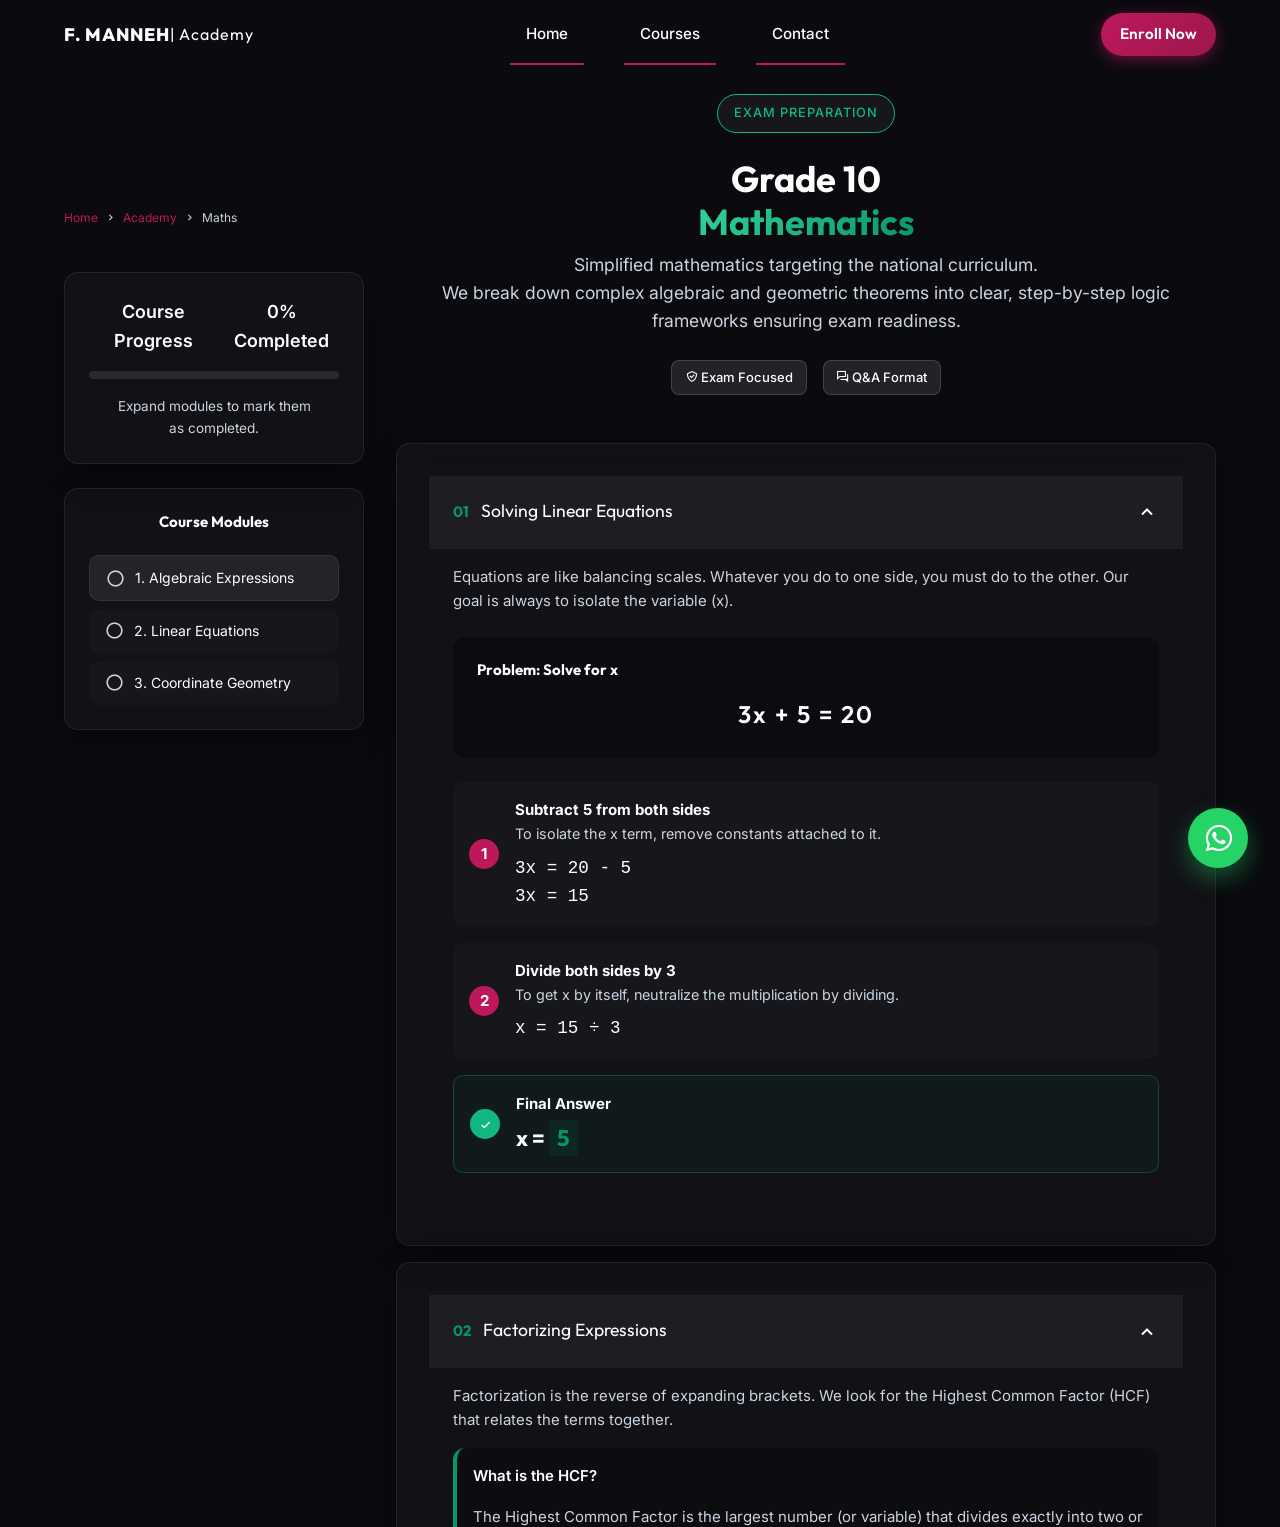
<file: math.html>
<!DOCTYPE html>
<html lang="en">
<head>
    <meta charset="UTF-8">
    <meta name="viewport" content="width=device-width, initial-scale=1.0">
    <title>Grade 10 Mathematics | F. Manneh Academy</title>
    <meta name="description" content="Master Grade 10 Mathematics through direct problem-solving.">
    <link rel="icon" type="image/png" href="Favicon/3-removebg-preview.png">
    <meta name="theme-color" content="#0a0a0f">
    
    <!-- Fonts -->
    <link href="https://fonts.googleapis.com/css2?family=Outfit:wght@300;400;500;600;700;800&family=Inter:wght@400;500;600&display=swap" rel="stylesheet">
    <link href='https://unpkg.com/boxicons@2.1.4/css/boxicons.min.css' rel='stylesheet'>
    
    <!-- Styles -->
    <link rel="stylesheet" href="style.css">
    <link rel="stylesheet" href="academy.css">
</head>
<body>

    <!-- Top Navigation (Desktop) -->
    <header class="top-nav glass-nav">
        <a href="index.html" class="logo">F. MANNEH <span class="hide-mobile" style="font-weight:400; font-size:1rem;">| Academy</span></a>
        <nav class="desktop-links">
            <a href="index.html" class="nav-link">Home</a>
            <a href="index.html#academy" class="nav-link active">Courses</a>
            <a href="index.html#contact" class="nav-link">Contact</a>
        </nav>
        <div class="desktop-actions">
            <!-- Hamburger Menu Trigger (Mobile/Tablet) -->
            <button class="hamburger-btn" aria-label="Toggle Menu"><i class='bx bx-menu'></i></button>
            <a href="https://docs.google.com/forms/" target="_blank" class="btn btn-primary compact-btn">Enroll Now</a>
        </div>
    </header>

    <!-- Overlay Navigation (Hamburger Menu) -->
    <div class="overlay-nav glass-overlay">
        <div class="overlay-header">
            <a href="index.html" class="logo">Academy</a>
            <button class="close-overlay-btn"><i class='bx bx-x'></i></button>
        </div>
        <nav class="overlay-links">
            <a href="index.html" class="overlay-link"><i class='bx bx-home-alt-2'></i> Home</a>
            <a href="index.html#academy" class="overlay-link"><i class='bx bx-book-open'></i> All Courses</a>
            <a href="html-css.html" class="overlay-link"><i class='bx bx-code-alt'></i> HTML & CSS</a>
            <a href="pld.html" class="overlay-link"><i class='bx bx-brain'></i> PLD Logic</a>
            <a href="#" class="overlay-link active"><i class='bx bx-math'></i> Maths</a>
            <a href="index.html#contact" class="overlay-link"><i class='bx bx-envelope'></i> Contact</a>
        </nav>
    </div>

    <!-- Bottom Navigation (Mobile) -->
    <nav class="bottom-nav glass-nav">
        <a href="index.html" class="bottom-nav-item">
            <i class='bx bx-home-alt-2'></i>
            <span>Home</span>
        </a>
        <a href="index.html#academy" class="bottom-nav-item active">
            <i class='bx bx-book-open'></i>
            <span>Courses</span>
        </a>
        <a href="#progress" class="bottom-nav-item">
            <i class='bx bx-chart'></i>
            <span>Progress</span>
        </a>
        <a href="index.html#contact" class="bottom-nav-item">
            <i class='bx bx-envelope'></i>
            <span>Contact</span>
        </a>
    </nav>

    <!-- Floating WhatsApp Button -->
    <a href="https://wa.me/2203137203" class="floating-whatsapp" target="_blank" aria-label="Chat on WhatsApp">
        <i class='bx bxl-whatsapp'></i>
    </a>

    <main class="academy-layout">
        
        <!-- SIDEBAR (Desktop) -->
        <aside class="course-sidebar reveal">
            <div class="breadcrumb">
                <a href="index.html">Home</a> <i class='bx bx-chevron-right'></i> 
                <a href="index.html#academy">Academy</a> <i class='bx bx-chevron-right'></i> 
                <span>Maths</span>
            </div>

            <div class="progress-card glass-card" id="progress">
                <div class="progress-header">
                    <span>Course Progress</span>
                    <span id="progressText">0% Completed</span>
                </div>
                <div class="progress-track">
                    <div class="progress-fill" id="progressFill" style="width: 0%; background: linear-gradient(90deg, #10b981, #34d399);"></div>
                </div>
                <p style="font-size: 0.85rem; color: var(--text-muted);">Expand modules to mark them as completed.</p>
            </div>

            <div class="lesson-list glass-card">
                <h4 style="margin-bottom: 1rem;">Course Modules</h4>
                <div class="lesson-item active">
                    <i class='bx bx-circle lesson-icon'></i>
                    <span>1. Algebraic Expressions</span>
                </div>
                <div class="lesson-item">
                    <i class='bx bx-circle lesson-icon'></i>
                    <span>2. Linear Equations</span>
                </div>
                <div class="lesson-item">
                    <i class='bx bx-circle lesson-icon'></i>
                    <span>3. Coordinate Geometry</span>
                </div>
            </div>
        </aside>

        <!-- MAIN CONTENT -->
        <article class="course-content">
            
            <!-- Hero Section -->
            <section class="course-header reveal">
                <span class="badge glass-badge" style="border-color: #10b981; color: #10b981;">Exam Preparation</span>
                <h1 class="course-title" style="margin-bottom: 0.5rem;">Grade 10<br><span class="gradient-text gradient-secondary">Mathematics</span></h1>
                <p class="section-desc" style="margin: 0 auto; text-align: center; max-width: 800px; line-height: 1.6;">
                    Simplified mathematics targeting the national curriculum.<br>We break down complex algebraic and geometric theorems into clear, step-by-step logic frameworks ensuring exam readiness.
                </p>
                <div style="margin-top: 1.5rem; display: flex; gap: 1rem; justify-content: center; width: 100%; flex-wrap: wrap;">
                    <span class="tag"><i class='bx bx-check-shield'></i> Exam Focused</span>
                    <span class="tag"><i class='bx bx-conversation'></i> Q&A Format</span>
                </div>
            </section>

            <!-- Module 1 -->
            <section class="module glass-card reveal delay-1">
                <div class="module-header tap-effect">
                    <div>
                        <span style="color: var(--secondary); font-family: var(--font-heading); font-weight: 700; margin-right: 0.5rem;">01</span>
                        <span class="module-title">Solving Linear Equations</span>
                    </div>
                    <i class='bx bx-chevron-down module-icon'></i>
                </div>
                <div class="module-content">
                    <p style="margin-top: 1rem; color: var(--text-muted); margin-bottom: 1.5rem;">Equations are like balancing scales. Whatever you do to one side, you must do to the other. Our goal is always to isolate the variable (x).</p>
                    
                    <div style="background: rgba(0,0,0,0.3); padding: 1.5rem; border-radius: 12px; margin-bottom: 1.5rem;">
                        <h4 style="margin-bottom: 1rem;">Problem: Solve for x</h4>
                        <div style="font-family: 'Outfit', sans-serif; font-size: 1.5rem; font-weight: 600; text-align: center; letter-spacing: 2px;">
                            3x + 5 = 20
                        </div>
                    </div>

                    <div class="math-step">
                        <div class="math-num">1</div>
                        <div>
                            <strong>Subtract 5 from both sides</strong>
                            <p style="color: var(--text-muted); font-size: 0.9rem;">To isolate the x term, remove constants attached to it.</p>
                            <p style="font-family: monospace; font-size: 1.1rem; margin-top: 0.5rem;">3x = 20 - 5<br>3x = 15</p>
                        </div>
                    </div>

                    <div class="math-step">
                        <div class="math-num">2</div>
                        <div>
                            <strong>Divide both sides by 3</strong>
                            <p style="color: var(--text-muted); font-size: 0.9rem;">To get x by itself, neutralize the multiplication by dividing.</p>
                            <p style="font-family: monospace; font-size: 1.1rem; margin-top: 0.5rem;">x = 15 ÷ 3</p>
                        </div>
                    </div>

                    <div class="math-step" style="border: 1px solid rgba(16, 185, 129, 0.3); background: rgba(16, 185, 129, 0.05);">
                        <div class="math-num" style="background: #10b981;"><i class='bx bx-check'></i></div>
                        <div>
                            <strong>Final Answer</strong>
                            <p style="font-family: 'Outfit', sans-serif; font-size: 1.4rem; font-weight: 700; margin-top: 0.25rem;">
                                x = <span class="answer-highlight">5</span>
                            </p>
                        </div>
                    </div>
                </div>
            </section>

            <!-- Module 2 -->
            <section class="module glass-card reveal delay-2">
                <div class="module-header tap-effect">
                    <div>
                        <span style="color: var(--secondary); font-family: var(--font-heading); font-weight: 700; margin-right: 0.5rem;">02</span>
                        <span class="module-title">Factorizing Expressions</span>
                    </div>
                    <i class='bx bx-chevron-down module-icon'></i>
                </div>
                <div class="module-content">
                    <p style="margin-top: 1rem; color: var(--text-muted);">Factorization is the reverse of expanding brackets. We look for the Highest Common Factor (HCF) that relates the terms together.</p>
                    
                    <div class="qna-card" style="border-left-color: var(--secondary);">
                        <div class="qna-q">What is the HCF?</div>
                        <div class="qna-a">The Highest Common Factor is the largest number (or variable) that divides exactly into two or more numbers. E.g., for 12x and 16, the numerical HCF is 4.</div>
                    </div>

                    <div style="background: rgba(0,0,0,0.3); padding: 1.5rem; border-radius: 12px; margin-top: 1.5rem;">
                        <h4 style="margin-bottom: 0.5rem;">Example:</h4>
                        <p style="color: var(--text-muted); margin-bottom: 1rem;">Factorize: 4x² + 12x</p>
                        <ol style="padding-left: 1.5rem; color: #cbd5e1; line-height: 1.8;">
                            <li>Find common number: 4</li>
                            <li>Find common variable: x</li>
                            <li>Pull out (4x) and place remainder in brackets</li>
                            <li><strong style="color: white; font-size: 1.1rem;">Answer: <span class="answer-highlight">4x(x + 3)</span></strong></li>
                        </ol>
                    </div>
                </div>
            </section>

            <!-- Practice Section -->
            <section class="practice-box glass-card reveal">
                <h3>Test Your Logic</h3>
                <p style="color: var(--text-muted); margin-bottom: 1.5rem;">Try to solve the equation before checking the answer below.</p>
                
                <h4 style="font-family: 'Outfit'; font-size: 1.4rem; margin-bottom: 1.5rem;">Solve for y: <br><span style="color:white;">2(y - 4) = 10</span></h4>
                
                <button class="btn btn-outline tap-effect answer-toggle-btn" data-target="practiceAnswerMaths">Reveal Step-by-Step Answer <i class='bx bx-chevron-down'></i></button>
                
                <div class="answer-toggle-content" id="practiceAnswerMaths">
                    <div class="math-step">
                        <div class="math-num" style="width:24px; height:24px; font-size: 0.8rem;">1</div>
                        <div>
                            <span>Expand the brackets:</span>
                            <br><code style="background: rgba(0,0,0,0.5); padding: 0.2rem 0.5rem; border-radius: 4px;">2y - 8 = 10</code>
                        </div>
                    </div>
                    <div class="math-step">
                        <div class="math-num" style="width:24px; height:24px; font-size: 0.8rem;">2</div>
                        <div>
                            <span>Add 8 to both sides:</span>
                            <br><code style="background: rgba(0,0,0,0.5); padding: 0.2rem 0.5rem; border-radius: 4px;">2y = 18</code>
                        </div>
                    </div>
                    <div class="math-step">
                        <div class="math-num" style="width:24px; height:24px; font-size: 0.8rem;">3</div>
                        <div>
                            <span>Divide by 2:</span>
                            <br><strong style="font-size: 1.2rem;">y = <span class="answer-highlight">9</span></strong>
                        </div>
                    </div>
                </div>
            </section>

            <!-- CTA -->
            <section class="glass-card reveal" style="text-align: center; margin-top: 3rem; background: linear-gradient(135deg, rgba(16, 185, 129, 0.1), rgba(15, 23, 42, 0.5)); border-color: rgba(16, 185, 129, 0.2);">
                <h3 style="font-size: clamp(1.4rem, 4vw, 1.8rem); margin-bottom: 1rem;">Master Exam Concepts</h3>
                <p style="color: var(--text-muted); margin-bottom: 2rem;">Stop struggling with equations in isolation.<br>Join the class where we break every problem down logically.</p>
                <div class="hero-actions" style="margin-bottom: 0;">
                    <a href="https://docs.google.com/forms/" target="_blank" class="btn btn-primary lg-btn tap-effect" style="background: linear-gradient(135deg, #10b981, #047857); box-shadow: 0 4px 15px rgba(16, 185, 129, 0.4);">Enroll in Maths <i class='bx bx-right-arrow-alt'></i></a>
                    <a href="https://chat.whatsapp.com/" target="_blank" class="btn btn-outline lg-btn tap-effect"><i class='bx bxl-whatsapp'></i> Ask a Question</a>
                </div>
            </section>

        </article>
    </main>

    <!-- Scripts -->
    <script src="script.js"></script>
    <script src="academy.js"></script>
</body>
</html>
</file>
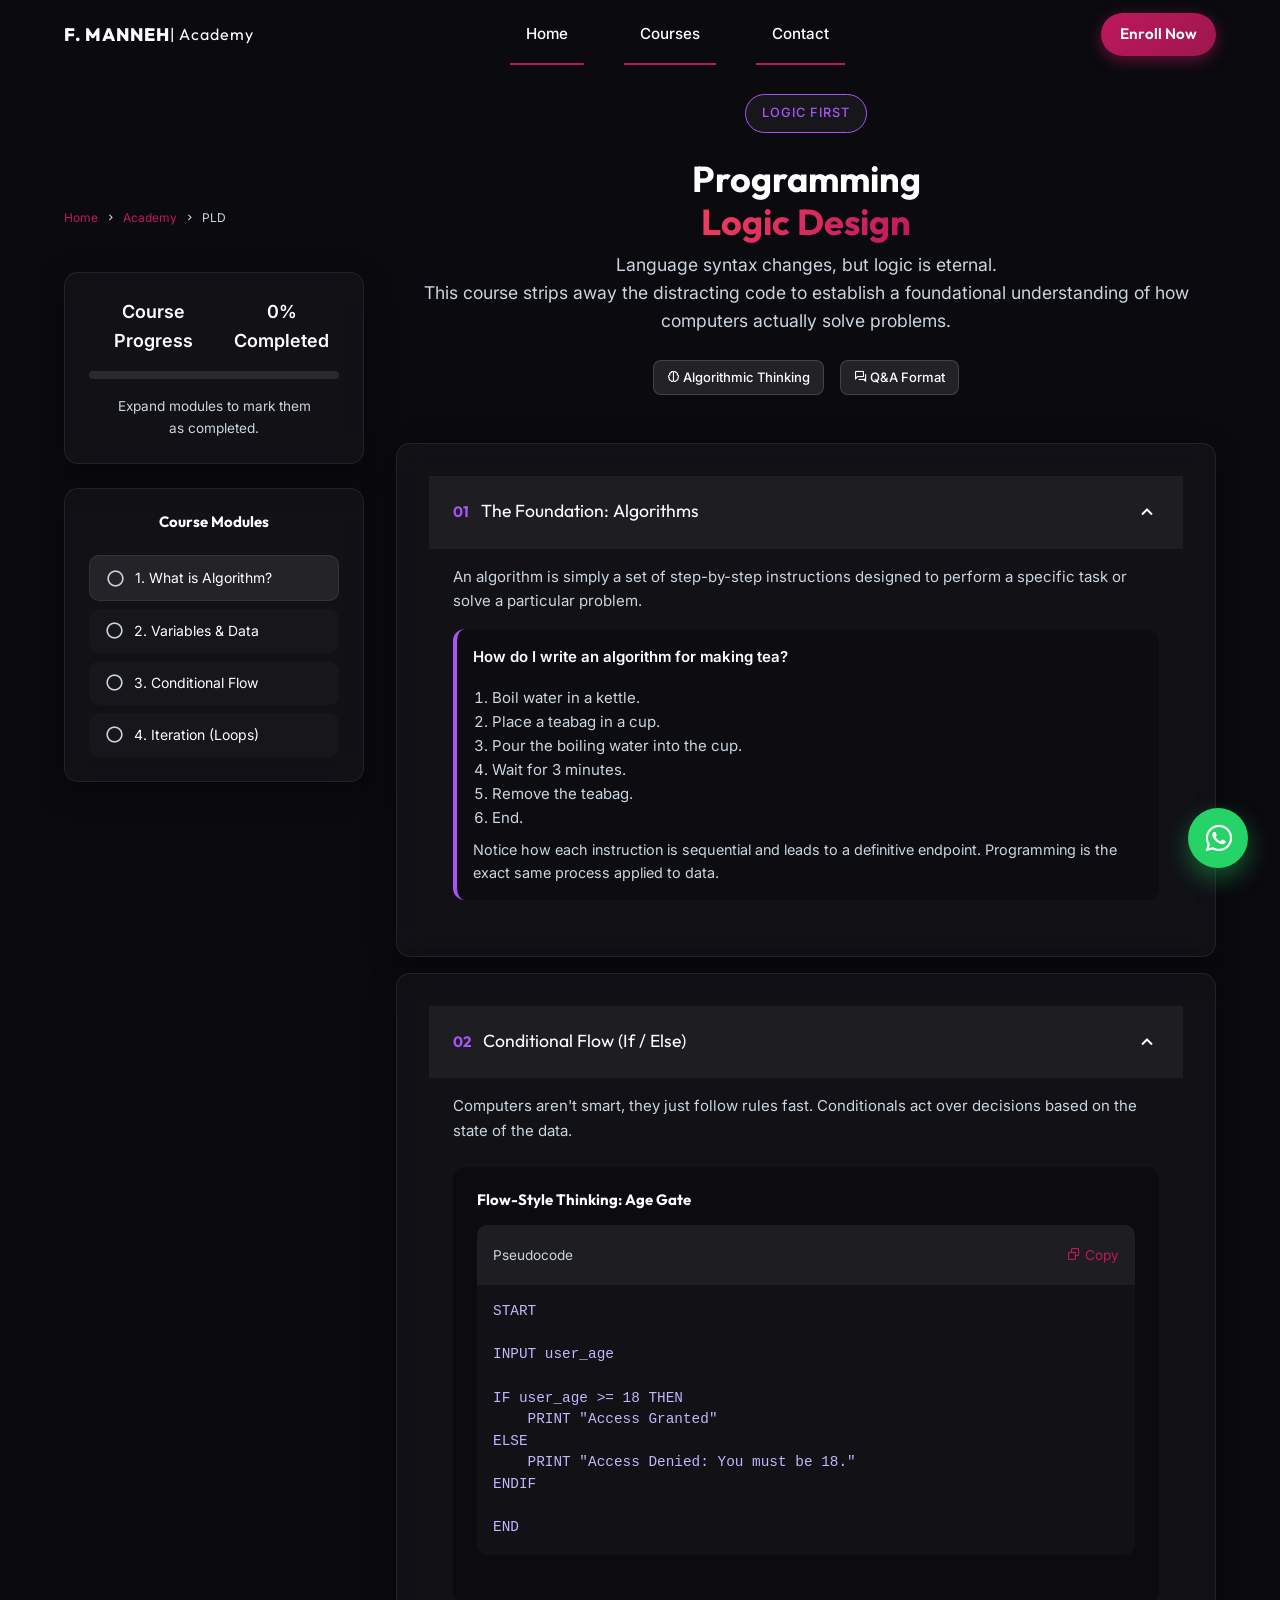
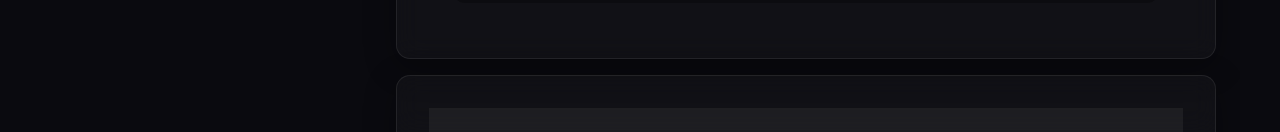
<file: pld.html>
<!DOCTYPE html>
<html lang="en">
<head>
    <meta charset="UTF-8">
    <meta name="viewport" content="width=device-width, initial-scale=1.0">
    <title>Programming Logic (PLD) | F. Manneh Academy</title>
    <meta name="description" content="Master programming logic and problem solving.">
    <link rel="icon" type="image/png" href="Favicon/3-removebg-preview.png">
    <meta name="theme-color" content="#0a0a0f">
    
    <!-- Fonts -->
    <link href="https://fonts.googleapis.com/css2?family=Outfit:wght@300;400;500;600;700;800&family=Inter:wght@400;500;600&family=Consolas&display=swap" rel="stylesheet">
    <link href='https://unpkg.com/boxicons@2.1.4/css/boxicons.min.css' rel='stylesheet'>
    
    <!-- Styles -->
    <link rel="stylesheet" href="style.css">
    <link rel="stylesheet" href="academy.css">
</head>
<body>

    <!-- Top Navigation (Desktop) -->
    <header class="top-nav glass-nav">
        <a href="index.html" class="logo">F. MANNEH <span class="hide-mobile" style="font-weight:400; font-size:1rem;">| Academy</span></a>
        <nav class="desktop-links">
            <a href="index.html" class="nav-link">Home</a>
            <a href="index.html#academy" class="nav-link active">Courses</a>
            <a href="index.html#contact" class="nav-link">Contact</a>
        </nav>
        <div class="desktop-actions">
            <button class="hamburger-btn" aria-label="Toggle Menu"><i class='bx bx-menu'></i></button>
            <a href="https://docs.google.com/forms/" target="_blank" class="btn btn-primary compact-btn">Enroll Now</a>
        </div>
    </header>

    <!-- Overlay Navigation (Hamburger Menu) -->
    <div class="overlay-nav glass-overlay">
        <div class="overlay-header">
            <a href="index.html" class="logo">Academy</a>
            <button class="close-overlay-btn"><i class='bx bx-x'></i></button>
        </div>
        <nav class="overlay-links">
            <a href="index.html" class="overlay-link"><i class='bx bx-home-alt-2'></i> Home</a>
            <a href="index.html#academy" class="overlay-link"><i class='bx bx-book-open'></i> All Courses</a>
            <a href="html-css.html" class="overlay-link"><i class='bx bx-code-alt'></i> HTML & CSS</a>
            <a href="#" class="overlay-link active"><i class='bx bx-brain'></i> PLD Logic</a>
            <a href="math.html" class="overlay-link"><i class='bx bx-math'></i> Maths</a>
            <a href="index.html#contact" class="overlay-link"><i class='bx bx-envelope'></i> Contact</a>
        </nav>
    </div>

    <!-- Bottom Navigation (Mobile) -->
    <nav class="bottom-nav glass-nav">
        <a href="index.html" class="bottom-nav-item">
            <i class='bx bx-home-alt-2'></i>
            <span>Home</span>
        </a>
        <a href="index.html#academy" class="bottom-nav-item active">
            <i class='bx bx-book-open'></i>
            <span>Courses</span>
        </a>
        <a href="#progress" class="bottom-nav-item">
            <i class='bx bx-chart'></i>
            <span>Progress</span>
        </a>
        <a href="index.html#contact" class="bottom-nav-item">
            <i class='bx bx-envelope'></i>
            <span>Contact</span>
        </a>
    </nav>

    <!-- Floating WhatsApp Button -->
    <a href="https://wa.me/2203137203" class="floating-whatsapp" target="_blank" aria-label="Chat on WhatsApp">
        <i class='bx bxl-whatsapp'></i>
    </a>

    <main class="academy-layout">
        
        <!-- SIDEBAR (Desktop) -->
        <aside class="course-sidebar reveal">
            <div class="breadcrumb">
                <a href="index.html">Home</a> <i class='bx bx-chevron-right'></i> 
                <a href="index.html#academy">Academy</a> <i class='bx bx-chevron-right'></i> 
                <span>PLD</span>
            </div>

            <div class="progress-card glass-card" id="progress">
                <div class="progress-header">
                    <span>Course Progress</span>
                    <span id="progressText">0% Completed</span>
                </div>
                <div class="progress-track">
                    <div class="progress-fill" id="progressFill" style="width: 0%; background: linear-gradient(90deg, #8b5cf6, #d946ef);"></div>
                </div>
                <p style="font-size: 0.85rem; color: var(--text-muted);">Expand modules to mark them as completed.</p>
            </div>

            <div class="lesson-list glass-card">
                <h4 style="margin-bottom: 1rem;">Course Modules</h4>
                <div class="lesson-item active">
                    <i class='bx bx-circle lesson-icon'></i>
                    <span>1. What is Algorithm?</span>
                </div>
                <div class="lesson-item">
                    <i class='bx bx-circle lesson-icon'></i>
                    <span>2. Variables & Data</span>
                </div>
                <div class="lesson-item">
                    <i class='bx bx-circle lesson-icon'></i>
                    <span>3. Conditional Flow</span>
                </div>
                <div class="lesson-item">
                    <i class='bx bx-circle lesson-icon'></i>
                    <span>4. Iteration (Loops)</span>
                </div>
            </div>
        </aside>

        <!-- MAIN CONTENT -->
        <article class="course-content">
            
            <!-- Hero Section -->
            <section class="course-header reveal">
                <span class="badge glass-badge" style="border-color: #a855f7; color: #a855f7;">Logic First</span>
                <h1 class="course-title" style="margin-bottom: 0.5rem;">Programming<br><span class="gradient-text gradient-primary">Logic Design</span></h1>
                <p class="section-desc" style="margin: 0 auto; text-align: center; max-width: 800px; line-height: 1.6;">
                    Language syntax changes, but logic is eternal.<br>This course strips away the distracting code to establish a foundational understanding of how computers actually solve problems.
                </p>
                <div style="margin-top: 1.5rem; display: flex; gap: 1rem; justify-content: center; width: 100%; flex-wrap: wrap;">
                    <span class="tag"><i class='bx bx-brain'></i> Algorithmic Thinking</span>
                    <span class="tag"><i class='bx bx-conversation'></i> Q&A Format</span>
                </div>
            </section>

            <!-- Module 1 -->
            <section class="module glass-card reveal delay-1">
                <div class="module-header tap-effect">
                    <div>
                        <span style="color: #a855f7; font-family: var(--font-heading); font-weight: 700; margin-right: 0.5rem;">01</span>
                        <span class="module-title">The Foundation: Algorithms</span>
                    </div>
                    <i class='bx bx-chevron-down module-icon'></i>
                </div>
                <div class="module-content">
                    <p style="margin-top: 1rem; color: var(--text-muted);">An algorithm is simply a set of step-by-step instructions designed to perform a specific task or solve a particular problem.</p>
                    
                    <div class="qna-card" style="border-left-color: #a855f7;">
                        <div class="qna-q">How do I write an algorithm for making tea?</div>
                        <div class="qna-a">
                            <ol style="padding-left: 1.2rem; margin-top: 0.5rem; line-height: 1.6;">
                                <li>Boil water in a kettle.</li>
                                <li>Place a teabag in a cup.</li>
                                <li>Pour the boiling water into the cup.</li>
                                <li>Wait for 3 minutes.</li>
                                <li>Remove the teabag.</li>
                                <li>End.</li>
                            </ol>
                            <p style="margin-top: 0.5rem; font-size: 0.9rem;">Notice how each instruction is sequential and leads to a definitive endpoint. Programming is the exact same process applied to data.</p>
                        </div>
                    </div>
                </div>
            </section>

            <!-- Module 2 -->
            <section class="module glass-card reveal delay-2">
                <div class="module-header tap-effect">
                    <div>
                        <span style="color: #a855f7; font-family: var(--font-heading); font-weight: 700; margin-right: 0.5rem;">02</span>
                        <span class="module-title">Conditional Flow (If / Else)</span>
                    </div>
                    <i class='bx bx-chevron-down module-icon'></i>
                </div>
                <div class="module-content">
                    <p style="margin-top: 1rem; color: var(--text-muted);">Computers aren't smart, they just follow rules fast. Conditionals act over decisions based on the state of the data.</p>
                    
                    <div style="background: rgba(0,0,0,0.3); padding: 1.5rem; border-radius: 12px; margin-top: 1.5rem;">
                        <h4 style="margin-bottom: 1rem;">Flow-Style Thinking: Age Gate</h4>
                        
                        <div class="code-block" style="margin-top: 0;">
                            <div class="code-header">
                                <span>Pseudocode</span>
                                <button class="copy-btn"><i class='bx bx-copy'></i> Copy</button>
                            </div>
                            <pre><code style="color: #c4b5fd;">START

INPUT user_age

IF user_age &gt;= 18 THEN
    PRINT "Access Granted"
ELSE
    PRINT "Access Denied: You must be 18."
ENDIF

END</code></pre>
                        </div>
                    </div>
                </div>
            </section>
            
            <!-- Module 3 -->
            <section class="module glass-card reveal delay-3">
                <div class="module-header tap-effect">
                    <div>
                        <span style="color: #a855f7; font-family: var(--font-heading); font-weight: 700; margin-right: 0.5rem;">03</span>
                        <span class="module-title">Iteration (Loops)</span>
                    </div>
                    <i class='bx bx-chevron-down module-icon'></i>
                </div>
                <div class="module-content">
                    <p style="margin-top: 1rem; color: var(--text-muted);">A loop allows you to repeat a block of instructions continuously until a specific condition is met, saving you from writing repetitive code.</p>
                    
                    <div class="qna-card" style="border-left-color: #a855f7;">
                        <div class="qna-q">What is the difference between a While loop and a For loop?</div>
                        <div class="qna-a">
                            <strong>WHILE Loop:</strong> Repeats while a condition is TRUE. Use when you don't know exactly how many times you need to loop (e.g., waiting for user input).<br><br>
                            <strong>FOR Loop:</strong> Repeats a specific number of times. Use when the loop count is known (e.g., iterating through 10 students).
                        </div>
                    </div>
                </div>
            </section>

            <!-- Practice Section -->
            <section class="practice-box glass-card reveal">
                <h3>Try It Yourself</h3>
                <p style="color: var(--text-muted); margin-bottom: 1.5rem;">Translate this real-world logic into simple Pseudocode:</p>
                <div style="background: rgba(255,255,255,0.05); padding: 1rem; border-radius: 8px; margin-bottom: 1.5rem;">
                    "Ask the user for their grade number (0-100). If it is 50 or above, tell them they passed. Otherwise, tell them they failed."
                </div>
                
                <button class="btn btn-outline tap-effect answer-toggle-btn" data-target="practiceAnswerPLD">Reveal Answer <i class='bx bx-chevron-down'></i></button>
                
                <div class="answer-toggle-content" id="practiceAnswerPLD">
                    <div class="code-block" style="margin-top: 0;">
                        <div class="code-header">
                            <span>Answer</span>
                            <button class="copy-btn"><i class='bx bx-copy'></i> Copy</button>
                        </div>
                        <pre><code style="color: #6ee7b7;">START

INPUT grade

IF grade &gt;= 50 THEN
    PRINT "You Passed!"
ELSE
    PRINT "You Failed."
ENDIF

END</code></pre>
                    </div>
                </div>
            </section>

            <!-- CTA -->
            <section class="glass-card reveal" style="text-align: center; margin-top: 3rem; background: linear-gradient(135deg, rgba(168, 85, 247, 0.1), rgba(15, 23, 42, 0.5)); border-color: rgba(168, 85, 247, 0.2);">
                <h3 style="font-size: clamp(1.4rem, 4vw, 1.8rem); margin-bottom: 1rem;">Think Like a Computer</h3>
                <p style="color: var(--text-muted); margin-bottom: 2rem;">Stop memorizing syntax and start understanding logic.<br>Join the PLD class now.</p>
                <div class="hero-actions" style="margin-bottom: 0;">
                    <a href="https://docs.google.com/forms/" target="_blank" class="btn btn-primary lg-btn tap-effect" style="background: linear-gradient(135deg, #a855f7, #7e22ce); box-shadow: 0 4px 15px rgba(168, 85, 247, 0.4);">Enroll in PLD <i class='bx bx-right-arrow-alt'></i></a>
                    <a href="https://chat.whatsapp.com/" target="_blank" class="btn btn-outline lg-btn tap-effect"><i class='bx bxl-whatsapp'></i> Join Discussion</a>
                </div>
            </section>

        </article>
    </main>

    <!-- Scripts -->
    <script src="script.js"></script>
    <script src="academy.js"></script>
</body>
</html>
</file>
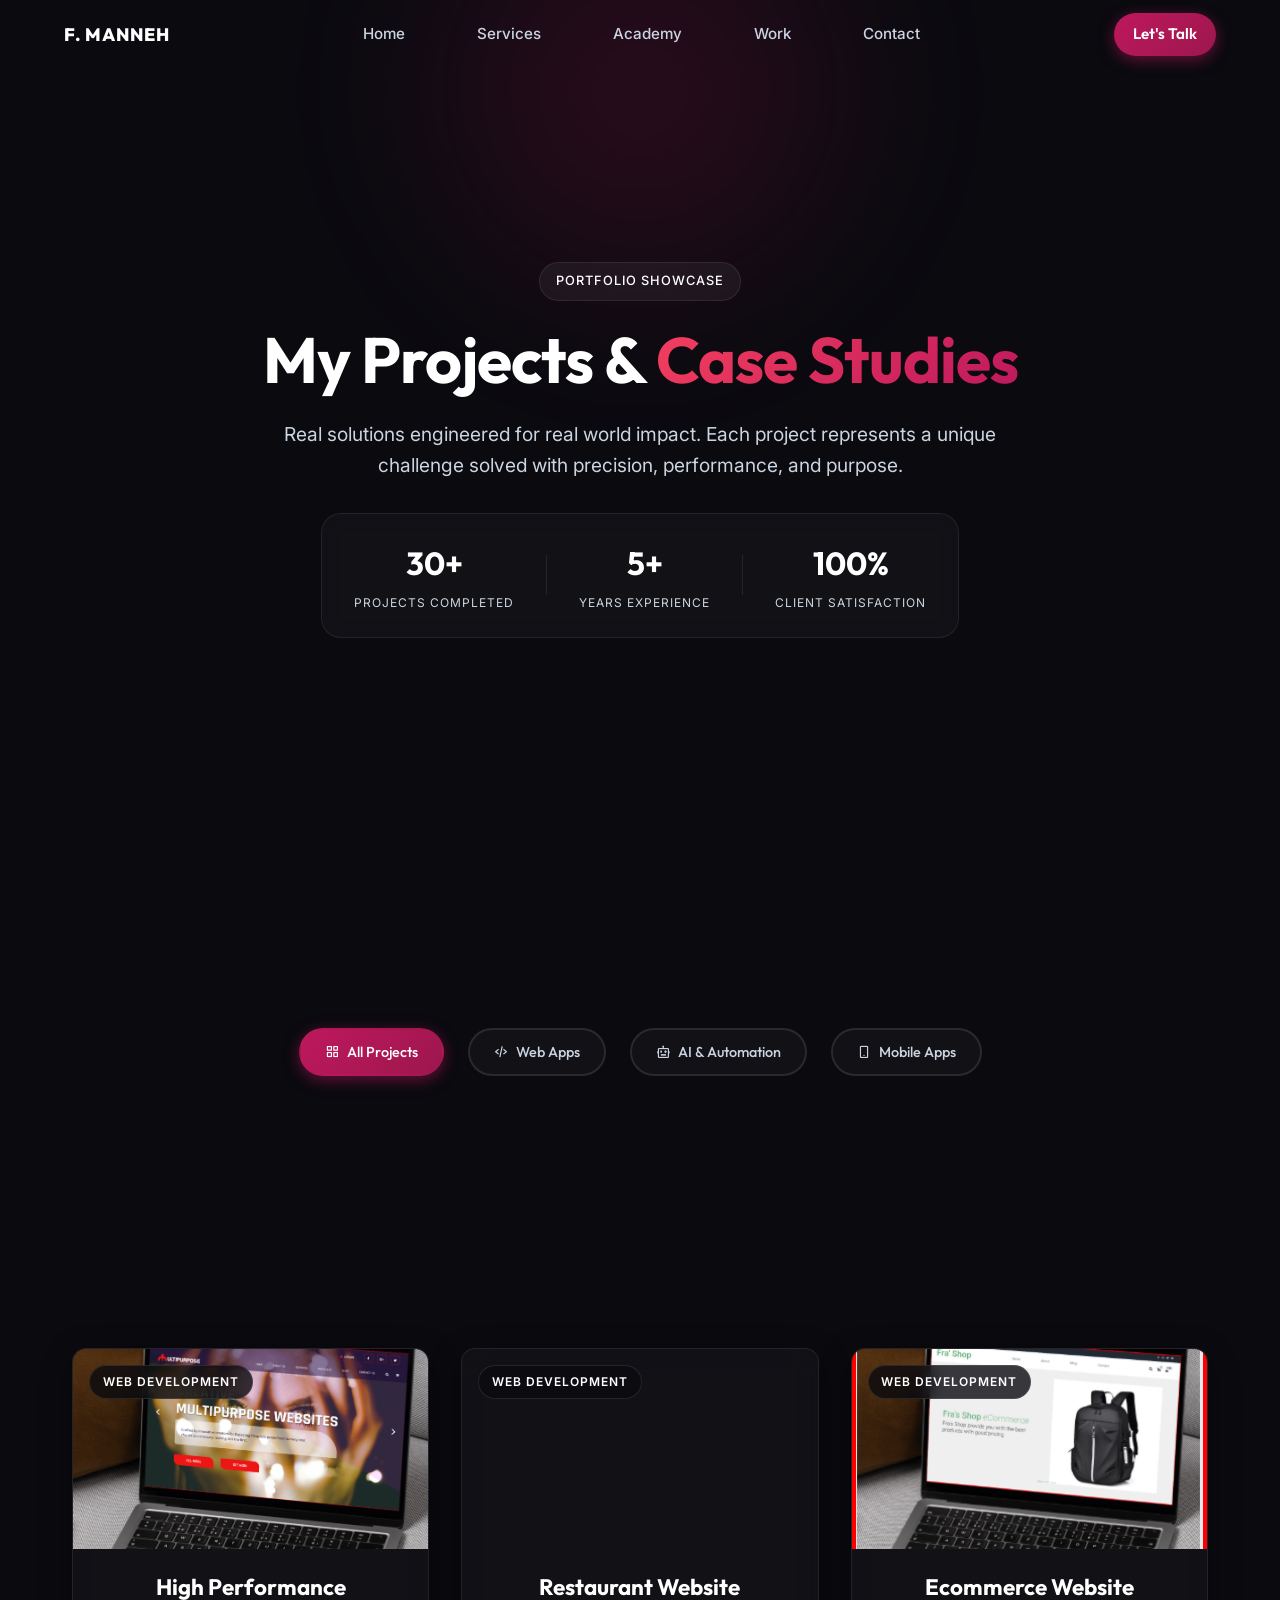
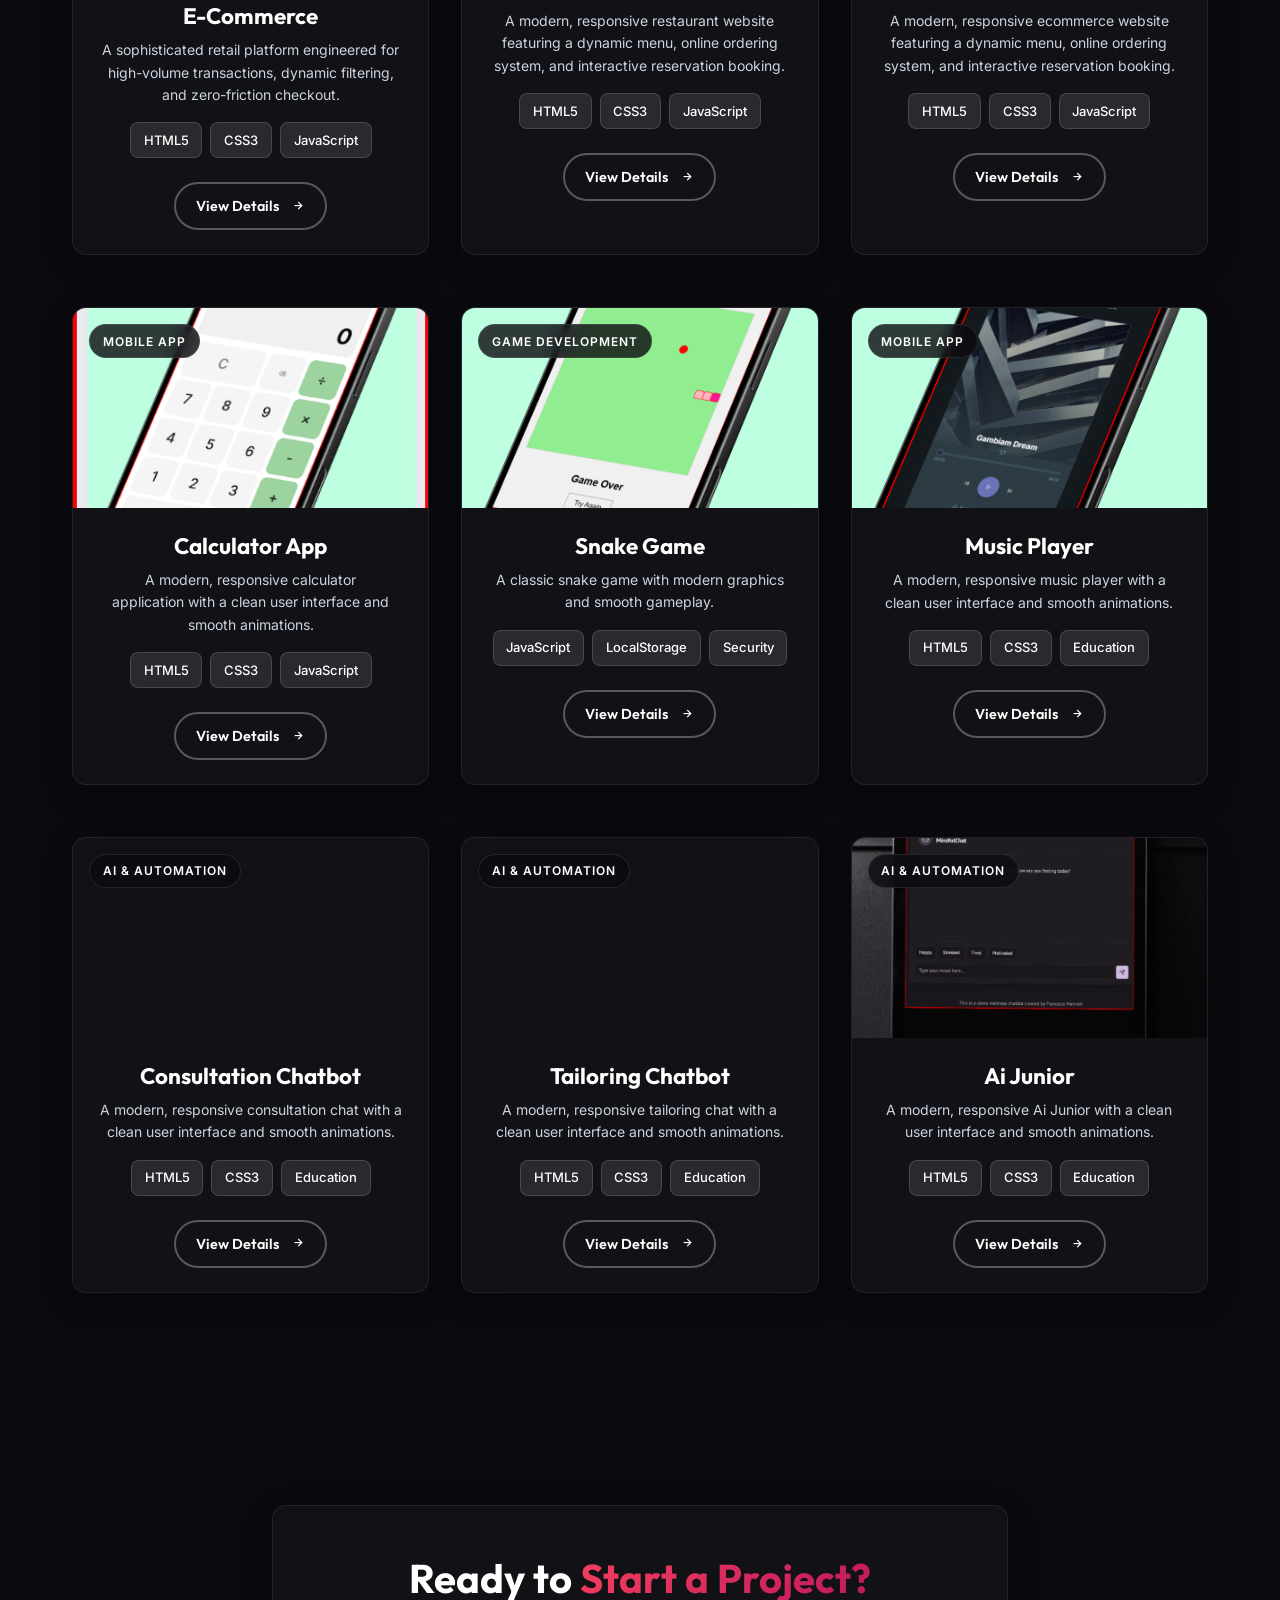
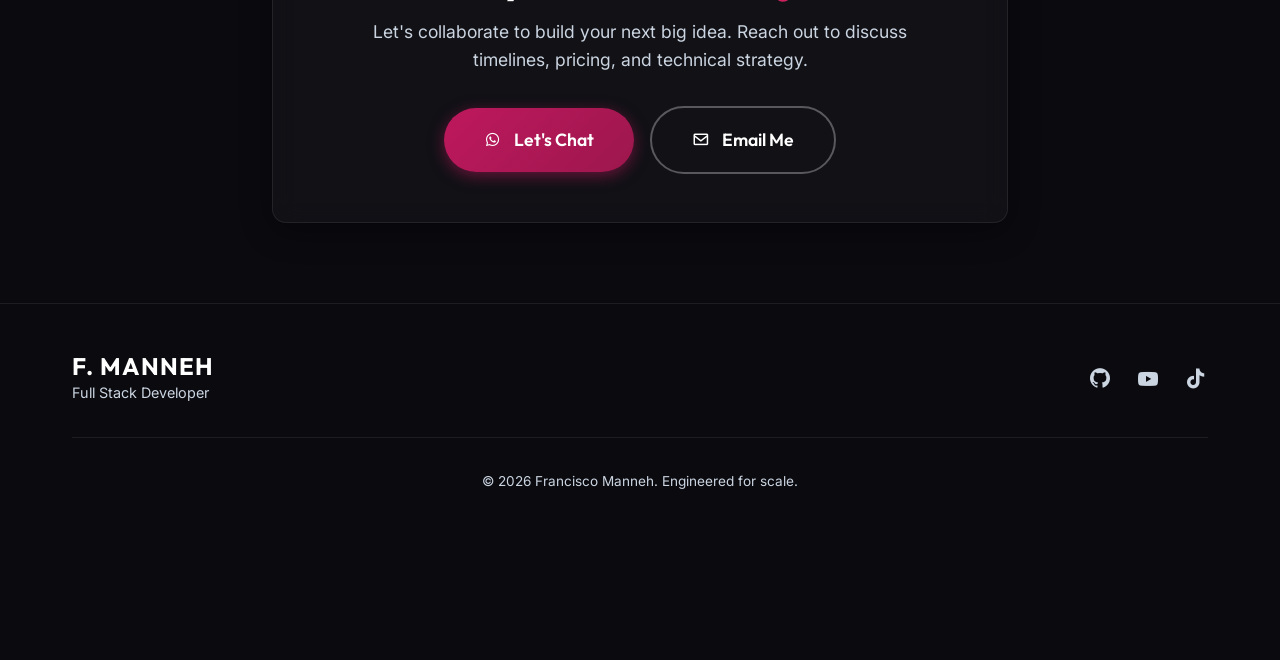
<file: projects.html>
<!DOCTYPE html>
<html lang="en">

<head>
    <meta charset="UTF-8">
    <meta name="viewport" content="width=device-width, initial-scale=1.0">
    <title>My Projects</title>
    <meta name="description"
        content="Explore my portfolio of web applications, mobile apps, and AI solutions. Real projects with real impact.">
    <link rel="icon" type="image/png" href="Favicon/3-removebg-preview.png">
    <meta name="theme-color" content="#0a0a0f">

    <!-- Fonts -->
    <link
        href="https://fonts.googleapis.com/css2?family=Outfit:wght@300;400;500;600;700;800&family=Inter:wght@400;500;600&display=swap"
        rel="stylesheet">
    <link href='https://unpkg.com/boxicons@2.1.4/css/boxicons.min.css' rel='stylesheet'>

    <!-- Styles -->
    <link rel="stylesheet" href="style.css">
</head>

<body>

    <!-- Top Navigation (Desktop) -->
    <header class="top-nav glass-nav">
        <a href="index.html" class="logo">F. MANNEH</a>
        <nav class="desktop-links">
            <a href="index.html#home" class="nav-link">Home</a>
            <a href="index.html#services" class="nav-link">Services</a>
            <a href="index.html#academy" class="nav-link">Academy</a>
            <a href="projects.html" class="nav-link active">Work</a>
            <a href="index.html#contact" class="nav-link">Contact</a>
        </nav>
        <div class="desktop-actions">
            <!-- Hamburger Menu Trigger (Mobile/Tablet) -->
            <button class="hamburger-btn" aria-label="Toggle Menu">
                <i class='bx bx-menu'></i>
            </button>
            <a href="https://wa.me/2203137203" target="_blank" class="btn btn-primary compact-btn">Let's Talk</a>
        </div>
    </header>

    <!-- Overlay Navigation (Hamburger Menu) -->
    <div class="overlay-nav glass-overlay">
        <div class="overlay-header">
            <a href="index.html" class="logo">F. MANNEH</a>
            <button class="close-overlay-btn"><i class='bx bx-x'></i></button>
        </div>
        <nav class="overlay-links">
            <a href="index.html#home" class="overlay-link"><i class='bx bx-home-alt-2'></i> Home</a>
            <a href="index.html#services" class="overlay-link"><i class='bx bx-layer'></i> Services</a>
            <a href="index.html#academy" class="overlay-link"><i class='bx bxs-graduation'></i> Academy</a>
            <a href="projects.html" class="overlay-link active"><i class='bx bx-briefcase-alt-2'></i> Work</a>
            <a href="index.html#about" class="overlay-link"><i class='bx bx-user'></i> About</a>
            <a href="index.html#contact" class="overlay-link"><i class='bx bx-envelope'></i> Contact</a>
        </nav>
        <div class="overlay-footer">
            <p>Let's build something amazing.</p>
            <div class="social-links">
                <a href="https://github.com/Franciscomanneh"><i class='bx bxl-github'></i></a>
                <a href="#"><i class='bx bxl-facebook'></i></a>
                <a href="https://www.youtube.com/@codewithfrancisco-1"><i class='bx bxl-youtube'></i></a>
            </div>
        </div>
    </div>

    <!-- Bottom Navigation (Mobile) -->
    <nav class="bottom-nav glass-nav">
        <a href="index.html#home" class="bottom-nav-item">
            <i class='bx bx-home-alt-2'></i>
            <span>Home</span>
        </a>
        <a href="index.html#services" class="bottom-nav-item">
            <i class='bx bx-layer'></i>
            <span>Services</span>
        </a>
        <a href="index.html#academy" class="bottom-nav-item">
            <i class='bx bxs-graduation'></i>
            <span>Academy</span>
        </a>
        <a href="projects.html" class="bottom-nav-item active">
            <i class='bx bx-briefcase-alt-2'></i>
            <span>Work</span>
        </a>
        <a href="index.html#contact" class="bottom-nav-item">
            <i class='bx bx-envelope'></i>
            <span>Contact</span>
        </a>
    </nav>

    <main>
        <!-- Hero Section -->
        <section id="projects-hero" class="section hero">
            <div class="hero-bg-glow"></div>
            <div class="container hero-container">
                <div class="hero-content reveal">
                    <span class="badge glass-badge">Portfolio Showcase</span>
                    <h1 class="hero-title">My Projects & <span class="gradient-text gradient-primary">Case
                            Studies</span></h1>
                    <p class="hero-subtitle">Real solutions engineered for real world impact. Each project represents a
                        unique challenge solved with precision, performance, and purpose.</p>
                    <div class="hero-stats">
                        <div class="stat-item">
                            <span class="stat-num">30+</span>
                            <span class="stat-label">Projects Completed</span>
                        </div>
                        <div class="divider"></div>
                        <div class="stat-item">
                            <span class="stat-num">5+</span>
                            <span class="stat-label">Years Experience</span>
                        </div>
                        <div class="divider"></div>
                        <div class="stat-item">
                            <span class="stat-num">100%</span>
                            <span class="stat-label">Client Satisfaction</span>
                        </div>
                    </div>
                </div>
            </div>
        </section>

        <!-- Filter Section -->
        <section class="section projects-filter">
            <div class="container">
                <div class="filter-buttons reveal">
                    <button class="filter-btn active" data-filter="all">
                        <i class='bx bx-grid-alt'></i> All Projects
                    </button>
                    <button class="filter-btn" data-filter="web">
                        <i class='bx bx-code-alt'></i> Web Apps
                    </button>
                    <button class="filter-btn" data-filter="ai">
                        <i class='bx bx-bot'></i> AI & Automation
                    </button>
                    <button class="filter-btn" data-filter="mobile">
                        <i class='bx bx-mobile-alt'></i> Mobile Apps
                    </button>

                </div>
            </div>
        </section>

        <!-- Projects Grid -->
        <section class="section projects-showcase">
            <div class="container">
                <div class="projects-grid">

                    <!-- Website Project-->
                    <div class="project-card glass-card reveal" data-category="web">
                        <div class="project-image-wrapper">
                            <img src="./Images/14.png" alt="High-Performance E-Commerce Website" class="project-img"
                                width="600" height="337" loading="lazy" decoding="async">
                            <div class="project-overlay">
                                <a href="https://franciscomanneh.github.io/multipurpose/" target="_blank"
                                    class="btn btn-primary sm-btn tap-effect">View Live</a>
                            </div>
                            <div class="project-category">Web Development</div>
                        </div>
                        <div class="project-content">
                            <h3>High Performance E-Commerce</h3>
                            <p>A sophisticated retail platform engineered for high-volume transactions, dynamic
                                filtering, and zero-friction checkout.</p>
                            <div class="tech-tags">
                                <span class="tag">HTML5</span>
                                <span class="tag">CSS3</span>
                                <span class="tag">JavaScript</span>
                            </div>
                            <button class="btn btn-outline sm-btn tap-effect view-details-btn" data-project="ecommerce">
                                View Details <i class='bx bx-right-arrow-alt'></i>
                            </button>
                        </div>
                    </div>

                    <!-- Restaurant Website -->
                    <div class="project-card glass-card reveal" data-category="web" style="transition-delay: 0.1s">
                        <div class="project-image-wrapper">
                            <img src="./designs/17.png" alt="Interactive Snake Game Application" class="project-img"
                                width="600" height="337" loading="lazy" decoding="async">
                            <div class="project-overlay">
                                <a href="https://franciscomanneh.github.io/Fra-Amie-s-Resto/" target="_blank"
                                    class="btn btn-primary sm-btn tap-effect">View Live</a>
                            </div>
                            <div class="project-category">Web Development</div>
                        </div>
                        <div class="project-content">
                            <h3>Restaurant Website</h3>
                            <p>A modern, responsive restaurant website featuring a dynamic menu, online ordering system,
                                and interactive reservation booking.</p>
                            <div class="tech-tags">
                                <span class="tag">HTML5</span>
                                <span class="tag">CSS3</span>
                                <span class="tag">JavaScript</span>
                            </div>
                            <button class="btn btn-outline sm-btn tap-effect view-details-btn" data-project="snake">
                                View Details <i class='bx bx-right-arrow-alt'></i>
                            </button>
                        </div>
                    </div>

                    <!-- Ecommerce Website -->
                    <div class="project-card glass-card reveal" data-category="web" style="transition-delay: 0.2s">
                        <div class="project-image-wrapper">
                            <img src="./designs/image.png" alt="Predictive AI Advisory Chatbot" class="project-img"
                                width="600" height="337" loading="lazy" decoding="async">
                            <div class="project-overlay">
                                <a href="https://franciscomanneh.github.io/fra-s-shopping-main/" target="_blank"
                                    class="btn btn-primary sm-btn tap-effect">View Live</a>
                            </div>
                            <div class="project-category">Web Development</div>
                        </div>
                        <div class="project-content">
                            <h3>Ecommerce Website</h3>
                            <p>A modern, responsive ecommerce website featuring a dynamic menu, online ordering system,
                                and interactive reservation booking.</p>
                            <div class="tech-tags">
                                <span class="tag">HTML5</span>
                                <span class="tag">CSS3</span>
                                <span class="tag">JavaScript</span>
                            </div>
                            <button class="btn btn-outline sm-btn tap-effect view-details-btn"
                                data-project="ai-chatbot">
                                View Details <i class='bx bx-right-arrow-alt'></i>
                            </button>
                        </div>
                    </div>

                    <!-- Project 4: Dashboard -->
                    <div class="project-card glass-card reveal" data-category="mobile" style="transition-delay: 0.3s">
                        <div class="project-image-wrapper">
                            <img src="./Images/image.png" alt="Analytics Dashboard Application" class="project-img"
                                width="600" height="337" loading="lazy" decoding="async">
                            <div class="project-overlay">
                                <a href="https://calculator-sooty-three-10.vercel.app/" target="_blank"
                                    class="btn btn-primary sm-btn tap-effect">View Live</a>
                            </div>
                            <div class="project-category">Mobile App</div>
                        </div>
                        <div class="project-content">
                            <h3>Calculator App</h3>
                            <p>A modern, responsive calculator application with a clean user interface and smooth
                                animations.</p>
                            <div class="tech-tags">
                                <span class="tag">HTML5</span>
                                <span class="tag">CSS3</span>
                                <span class="tag">JavaScript</span>
                            </div>
                            <button class="btn btn-outline sm-btn tap-effect view-details-btn" data-project="dashboard">
                                View Details <i class='bx bx-right-arrow-alt'></i>
                            </button>
                        </div>
                    </div>

                    <!-- Project 5: Login System -->
                    <div class="project-card glass-card reveal" data-category="games" style="transition-delay: 0.4s">
                        <div class="project-image-wrapper">
                            <img src="./designs/1.png" alt="Secure Authentication System" class="project-img"
                                width="600" height="337" loading="lazy" decoding="async">
                            <div class="project-overlay">
                                <a href="https://snake-game-six-ruby.vercel.app/" target="_blank"
                                    class="btn btn-primary sm-btn tap-effect">View Live</a>
                            </div>
                            <div class="project-category">Game Development</div>
                        </div>
                        <div class="project-content">
                            <h3>Snake Game</h3>
                            <p>A classic snake game with modern graphics and smooth gameplay.</p>
                            <div class="tech-tags">
                                <span class="tag">JavaScript</span>
                                <span class="tag">LocalStorage</span>
                                <span class="tag">Security</span>
                            </div>
                            <button class="btn btn-outline sm-btn tap-effect view-details-btn" data-project="login">
                                View Details <i class='bx bx-right-arrow-alt'></i>
                            </button>
                        </div>
                    </div>

                    <!-- Project 6: HTML/CSS Course -->
                    <div class="project-card glass-card reveal" data-category="mobile" style="transition-delay: 0.5s">
                        <div class="project-image-wrapper">
                            <img src="./designs/3.png" alt="Interactive HTML/CSS Learning Platform" class="project-img"
                                width="600" height="337" loading="lazy" decoding="async">
                            <div class="project-overlay">
                                <a href="https://music-beta-rosy.vercel.app/" target="_blank"
                                    class="btn btn-primary sm-btn tap-effect">View Live</a>
                            </div>
                            <div class="project-category">Mobile App</div>
                        </div>
                        <div class="project-content">
                            <h3>Music Player</h3>
                            <p>A modern, responsive music player with a clean user interface and smooth animations.</p>
                            <div class="tech-tags">
                                <span class="tag">HTML5</span>
                                <span class="tag">CSS3</span>
                                <span class="tag">Education</span>
                            </div>
                            <button class="btn btn-outline sm-btn tap-effect view-details-btn" data-project="html-css">
                                View Details <i class='bx bx-right-arrow-alt'></i>
                            </button>
                        </div>
                    </div>

                    <!-- Project 7: HTML/CSS Course -->
                    <div class="project-card glass-card reveal" data-category="ai" style="transition-delay: 0.5s">
                        <div class="project-image-wrapper">
                            <img src="./designs/7.png" alt="Interactive HTML/CSS Learning Platform" class="project-img"
                                width="600" height="337" loading="lazy" decoding="async">
                            <div class="project-overlay">
                                <a href="https://consultation-chat.vercel.app/" target="_blank"
                                    class="btn btn-primary sm-btn tap-effect">View Live</a>
                            </div>
                            <div class="project-category">AI & Automation</div>
                        </div>
                        <div class="project-content">
                            <h3>Consultation Chatbot</h3>
                            <p>A modern, responsive consultation chat with a clean user interface and smooth animations.
                            </p>
                            <div class="tech-tags">
                                <span class="tag">HTML5</span>
                                <span class="tag">CSS3</span>
                                <span class="tag">Education</span>
                            </div>
                            <button class="btn btn-outline sm-btn tap-effect view-details-btn" data-project="html-css">
                                View Details <i class='bx bx-right-arrow-alt'></i>
                            </button>
                        </div>
                    </div>

                    <!-- Project 8: HTML/CSS Course -->
                    <div class="project-card glass-card reveal" data-category="ai" style="transition-delay: 0.5s">
                        <div class="project-image-wrapper">
                            <img src="./designs/12.png" alt="Interactive HTML/CSS Learning Platform" class="project-img"
                                width="600" height="337" loading="lazy" decoding="async">
                            <div class="project-overlay">
                                <a href="https://style-bot-seven.vercel.app/" target="_blank"
                                    class="btn btn-primary sm-btn tap-effect">View Live</a>
                            </div>
                            <div class="project-category">AI & Automation</div>
                        </div>
                        <div class="project-content">
                            <h3>Tailoring Chatbot</h3>
                            <p>A modern, responsive tailoring chat with a clean user interface and smooth animations.
                            </p>
                            <div class="tech-tags">
                                <span class="tag">HTML5</span>
                                <span class="tag">CSS3</span>
                                <span class="tag">Education</span>
                            </div>
                            <button class="btn btn-outline sm-btn tap-effect view-details-btn" data-project="html-css">
                                View Details <i class='bx bx-right-arrow-alt'></i>
                            </button>
                        </div>
                    </div>




                    <!-- Project 9: HTML/CSS Course -->
                    <div class="project-card glass-card reveal" data-category="ai" style="transition-delay: 0.5s">
                        <div class="project-image-wrapper">
                            <img src="./designs/9.png" alt="Interactive HTML/CSS Learning Platform" class="project-img"
                                width="600" height="337" loading="lazy" decoding="async">
                            <div class="project-overlay">
                                <a href="https://medical-chat-eight.vercel.app/" target="_blank"
                                    class="btn btn-primary sm-btn tap-effect">View Live</a>
                            </div>
                            <div class="project-category">AI & Automation</div>
                        </div>
                        <div class="project-content">
                            <h3>Ai Junior</h3>
                            <p>A modern, responsive Ai Junior with a clean user interface and smooth animations.
                            </p>
                            <div class="tech-tags">
                                <span class="tag">HTML5</span>
                                <span class="tag">CSS3</span>
                                <span class="tag">Education</span>
                            </div>
                            <button class="btn btn-outline sm-btn tap-effect view-details-btn" data-project="html-css">
                                View Details <i class='bx bx-right-arrow-alt'></i>
                            </button>
                        </div>
                    </div>
                </div>
            </div>
        </section>

        <!-- Bottom CTA -->
        <section class="section" style="padding-top: 2rem; padding-bottom: 5rem;">
            <div class="container container-sm">
                <div class="contact-box glass-card reveal" style="text-align: center; padding: 3rem 1.5rem;">
                    <h2 class="section-title text-center">Ready to <span class="gradient-text gradient-primary">Start a
                            Project?</span></h2>
                    <p class="text-center section-desc" style="margin-bottom: 2rem;">Let's collaborate to build your
                        next big idea. Reach out to discuss timelines, pricing, and technical strategy.</p>
                    <div class="hero-actions" style="margin-bottom: 0;">
                        <a href="https://wa.me/2203137203" target="_blank" class="btn btn-primary lg-btn tap-effect">
                            <i class='bx bxl-whatsapp'></i> Let's Chat
                        </a>
                        <a href="mailto:franciscomanneh@gmail.com" class="btn btn-outline lg-btn tap-effect">
                            <i class='bx bx-envelope'></i> Email Me
                        </a>
                    </div>
                </div>
            </div>
        </section>
    </main>

    <footer class="footer">
        <div class="container">
            <div class="footer-grid">
                <div class="footer-brand">
                    <h2>F. MANNEH</h2>
                    <p>Full Stack Developer</p>
                </div>
                <div class="footer-socials">
                    <a href="https://github.com/Franciscomanneh" aria-label="Visit Francisco's GitHub profile"><i
                            class='bx bxl-github'></i></a>
                    <a href="https://www.youtube.com/@codewithfrancisco-1"
                        aria-label="Visit Francisco's YouTube channel"><i class='bx bxl-youtube'></i></a>
                    <a href="https://www.tiktok.com/@fmannehcode" aria-label="Visit Francisco's TikTok profile"><i
                            class='bx bxl-tiktok'></i></a>
                </div>
            </div>
            <div class="footer-bottom">
                <p>&copy; 2026 Francisco Manneh. Engineered for scale.</p>
            </div>
        </div>
    </footer>

    <!-- Project Details Modal -->
    <div class="modal-overlay" id="projectModal">
        <div class="modal-content glass-overlay project-modal">
            <button class="close-modal"><i class='bx bx-x'></i></button>
            <div id="projectModalBody"></div>
        </div>
    </div>

    <!-- Scripts -->
    <script src="script.js" defer></script>
    <script src="projects.js" defer></script>
</body>

</html>
</file>
<file: style.css>
/**
 * FRANCISCO MANNEH — PORTFOLIO REDESIGN
 * Mobile-First, Responsive, Glassmorphic
 */

 :root {
    /* Color Palette */
    --bg-base: #0a0a0f;
    --bg-surface: rgba(20, 20, 25, 0.6);
    --bg-glass: rgba(255, 255, 255, 0.03);
    
    --text-main: #ffffff;
    --text-muted: #cbd5e1; /* Increased contrast for readability */
    
    --primary: #be185d; /* Dark pink / purpleish */
    --primary-glow: rgba(190, 24, 93, 0.5);
    
    --secondary: #059669; /* Emerald Green */
    --secondary-glow: rgba(5, 150, 105, 0.5);
    
    --accent: #2563eb;
    
    /* Typography */
    --font-heading: 'Outfit', sans-serif;
    --font-body: 'Inter', sans-serif;
    
    /* Border & Shadows */
    --border-glass: rgba(255, 255, 255, 0.08);
    --shadow-glass: 0 8px 32px 0 rgba(0, 0, 0, 0.3);
    
    /* Navigation heights */
    --top-nav-height: 70px;
    --bottom-nav-height: 65px;
}

/* =========================================
   RESET & BASE
========================================= */
* {
    margin: 0;
    padding: 0;
    box-sizing: border-box;
    -webkit-tap-highlight-color: transparent;
}

html, body {
    width: 100%;
    max-width: 100%;
    overflow-x: hidden;
    margin: 0;
    padding: 0;
    scroll-behavior: smooth;
}

body {
    background-color: var(--bg-base);
    color: var(--text-main);
    font-family: var(--font-body);
    font-size: 15px; /* Elite readability rule */
    line-height: 1.62;
    position: relative;
    word-wrap: break-word;
    overflow-wrap: break-word;
    /* Bottom Nav & WhatsApp padding */
    padding-bottom: calc(120px + env(safe-area-inset-bottom));
}

a, button {
    min-height: 44px;
    display: inline-flex;
    align-items: center;
}

/* Custom Scrollbar */
::-webkit-scrollbar {
    width: 8px;
}
::-webkit-scrollbar-track {
    background: var(--bg-base);
}
::-webkit-scrollbar-thumb {
    background: rgba(255,255,255,0.2);
    border-radius: 4px;
}
::-webkit-scrollbar-thumb:hover {
    background: rgba(255,255,255,0.4);
}

/* Typography */
h1, h2, h3, h4, h5, h6 {
    font-family: var(--font-heading);
    font-weight: 700;
    line-height: 1.2;
    text-wrap: balance;
}

p, .section-desc, .featured-desc {
    text-wrap: pretty;
}

a {
    text-decoration: none;
    color: inherit;
}

ul {
    list-style: none;
}

img {
    max-width: 100%;
    height: auto;
    display: block;
}

/* =========================================
   UTILITIES
========================================= */
.container {
    width: 100%;
    max-width: 480px;
    margin: 0 auto;
    padding: 0 16px;
}

@media (min-width: 768px) {
    .container {
        max-width: 1200px;
        padding: 0 1.5rem;
    }
}

@media (min-width: 1024px) {
    .container {
        padding: 0 2rem;
    }
}

.container-sm {
    max-width: 800px;
}

.section {
    padding: 40px 0;
    position: relative;
    word-wrap: break-word;
    overflow-wrap: break-word;
}

@media (min-width: 768px) {
    .section {
        padding: 6rem 0;
    }
}

.section-header {
    text-align: center;
    margin-bottom: 3rem;
    word-wrap: break-word;
    overflow-wrap: break-word;
    display: flex;
    flex-direction: column;
    align-items: center;
}

@media (min-width: 768px) {
    .section-header {
        margin-bottom: 4rem;
    }
}

.section-title {
    font-size: clamp(1.75rem, 5vw, 2.5rem);
    margin-bottom: 1rem;
    line-height: 1.2;
    word-wrap: break-word;
    overflow-wrap: break-word;
}

.section-desc {
    color: var(--text-muted);
    font-size: clamp(0.95rem, 3vw, 1.1rem);
    max-width: 600px;
    margin: 0 auto;
    line-height: 1.6;
    word-wrap: break-word;
    overflow-wrap: break-word;
}

.text-center {
    text-align: center;
}

.gradient-text {
    background-clip: text;
    -webkit-background-clip: text;
    -webkit-text-fill-color: transparent;
}

.gradient-primary {
    background-image: linear-gradient(135deg, #f43f5e, #be185d);
}

.gradient-secondary {
    background-image: linear-gradient(135deg, #34d399, #059669);
}

.glass-card {
    background: var(--bg-glass);
    backdrop-filter: blur(12px);
    -webkit-backdrop-filter: blur(12px);
    border: 1px solid var(--border-glass);
    border-radius: 14px;
    padding: 16px;
    box-shadow: var(--shadow-glass);
    word-wrap: break-word;
    overflow-wrap: break-word;
    overflow: hidden;
}

@media (min-width: 768px) {
    .glass-card {
        padding: 2rem;
    }
}

.glass-badge {
    background: rgba(255, 255, 255, 0.05);
    border: 1px solid var(--border-glass);
    padding: 0.5rem 1rem;
    border-radius: 50px;
    font-size: 0.8rem;
    font-weight: 500;
    letter-spacing: 1px;
    text-transform: uppercase;
    display: inline-block;
    margin-bottom: 1.5rem;
}

/* Buttons */
.btn {
    display: inline-flex;
    align-items: center;
    justify-content: center;
    gap: 0.75rem;
    padding: 0.75rem 1.5rem;
    font-family: var(--font-heading);
    font-weight: 600;
    border-radius: 50px;
    transition: all 0.3s ease;
    cursor: pointer;
    border: none;
    font-size: 0.95rem;
    min-height: 48px;
    word-wrap: break-word;
    white-space: nowrap;
    width: fit-content;
    max-width: 100%;
}

.lg-btn {
    padding: 1rem 2rem;
    font-size: 1rem;
}

@media (min-width: 768px) {
    .lg-btn {
        padding: 1.125rem 2.5rem;
        font-size: 1.1rem;
    }
}

.sm-btn {
    padding: 0.6rem 1.25rem;
    font-size: 0.85rem;
}

@media (min-width: 768px) {
    .sm-btn {
        font-size: 0.9rem;
    }
}

.compact-btn {
    padding: 0.6rem 1.2rem;
    font-size: 0.95rem;
    min-height: 40px;
}

.btn-primary {
    background: linear-gradient(135deg, var(--primary), #9d174d);
    color: #ffffff;
    box-shadow: 0 4px 15px var(--primary-glow);
    font-weight: 600;
}

.btn-primary:hover {
    transform: translateY(-2px);
    box-shadow: 0 6px 20px var(--primary-glow);
}

.btn-outline {
    background: transparent;
    color: #ffffff;
    border: 2px solid rgba(255, 255, 255, 0.3);
    font-weight: 600;
}

.btn-outline:hover {
    background: rgba(255, 255, 255, 0.08);
    border-color: rgba(255, 255, 255, 0.5);
}

.btn-glass {
    background: rgba(255, 255, 255, 0.05);
    backdrop-filter: blur(10px);
    border: 1px solid var(--border-glass);
    color: white;
}

.btn-glass:hover {
    background: rgba(255, 255, 255, 0.1);
}

.btn-text {
    background: none;
    border: none;
    color: var(--primary);
    font-weight: 600;
    font-family: var(--font-heading);
    display: inline-flex;
    align-items: center;
    gap: 0.5rem;
    cursor: pointer;
    transition: gap 0.3s ease;
    min-height: 48px;
    padding: 0 0.5rem;
}

.btn-text:hover {
    gap: 0.75rem;
}

button, a {
    min-height: 44px;
    transition: transform 0.1s;
}

button:active, a:active {
    transform: scale(0.96);
}

.hide-mobile {
    display: none !important;
}

@media (min-width: 576px) {
    .hide-mobile {
        display: inline !important;
    }
}

/* =========================================
   LOADING SCREEN
========================================= */
.loader-container {
    position: fixed;
    top: 0; left: 0; width: 100%; height: 100%;
    background: var(--bg-base);
    z-index: 9999;
    display: flex;
    flex-direction: column;
    align-items: center;
    justify-content: center;
    transition: opacity 0.5s ease, visibility 0.5s ease;
}

.loader-spinner {
    width: 60px;
    height: 60px;
    border: 3px solid rgba(255,255,255,0.1);
    border-top-color: var(--primary);
    border-radius: 50%;
    animation: spin 1s linear infinite;
    margin-bottom: 1.5rem;
}

.loader-text {
    font-family: var(--font-heading);
    font-size: 1.2rem;
    letter-spacing: 2px;
    color: var(--text-muted);
    animation: pulse 1.5s ease-in-out infinite;
}

@keyframes spin { 100% { transform: rotate(360deg); } }
@keyframes pulse { 0%, 100% { opacity: 0.5; } 50% { opacity: 1; } }

/* =========================================
   NAVIGATION SYSTEM
========================================= */

/* Top Navigation (Desktop) */
.top-nav {
    position: fixed;
    top: 0; left: 0; width: 100%;
    height: var(--top-nav-height);
    display: flex;
    align-items: center;
    justify-content: space-between;
    padding: 0 16px;
    z-index: 1000;
    transition: all 0.3s ease;
    border-bottom: 1px solid transparent;
    gap: 10px;
}

@media (max-width: 360px) {
    .top-nav {
        padding: 0 0.5rem;
    }
    .top-nav .compact-btn {
        display: none; /* Hide enroll button on ultra-small nav to prioritize logo */
    }
    .logo {
        font-size: 1.1rem;
    }
}

@media (min-width: 480px) {
    .top-nav {
        padding: 0 1.5rem;
    }
}

.top-nav.scrolled {
    background: rgba(10, 10, 15, 0.8);
    backdrop-filter: blur(12px);
    -webkit-backdrop-filter: blur(12px);
    border-bottom: 1px solid var(--border-glass);
}

.logo {
    font-family: var(--font-heading);
    font-weight: 800;
    font-size: 18px;
    letter-spacing: 1px;
    color: white;
    white-space: nowrap;
}

.desktop-links {
    display: none; /* Hidden on mobile */
    gap: 2.5rem;
}

.nav-link {
    font-weight: 500;
    font-size: 0.9rem;
    color: var(--text-muted);
    transition: color 0.3s;
    position: relative;
    min-height: 48px;
    display: inline-flex;
    align-items: center;
    white-space: nowrap;
    padding: 0 0.75rem;
}

@media (min-width: 1024px) {
    .nav-link {
        font-size: 0.95rem;
        padding: 0 1rem;
    }
}

.nav-link:hover, .nav-link.active {
    color: #ffffff;
}

.nav-link::after {
    content: '';
    position: absolute;
    bottom: -6px;
    left: 0;
    width: 0;
    height: 2px;
    background: var(--primary);
    transition: width 0.3s ease;
}

.nav-link:hover::after, .nav-link.active::after {
    width: 100%;
}

.desktop-actions {
    display: flex;
    align-items: center;
    gap: 0.5rem;
}

@media (min-width: 480px) {
    .desktop-actions {
        gap: 1rem;
    }
}

.hamburger-btn {
    background: none;
    border: none;
    color: white;
    font-size: 2rem;
    cursor: pointer;
    display: flex;
    align-items: center;
    justify-content: center;
    min-width: 48px;
    min-height: 48px;
}

/* Overlay Navigation */
.overlay-nav {
    position: fixed;
    top: 0; left: 0; width: 100%; height: 100%;
    background: rgba(10, 10, 15, 0.95);
    backdrop-filter: blur(15px);
    -webkit-backdrop-filter: blur(15px);
    z-index: 2000;
    display: flex;
    flex-direction: column;
    padding: 2rem;
    opacity: 0;
    visibility: hidden;
    transition: all 0.4s cubic-bezier(0.4, 0, 0.2, 1);
    transform: translateY(-20px);
}

.overlay-nav.active {
    opacity: 1;
    visibility: visible;
    transform: translateY(0);
}

.overlay-header {
    display: flex;
    justify-content: space-between;
    align-items: center;
    margin-bottom: 4rem;
}

.close-overlay-btn {
    background: rgba(255,255,255,0.15);
    border: 1px solid rgba(255,255,255,0.2);
    color: #ffffff;
    width: 45px;
    height: 45px;
    border-radius: 50%;
    font-size: 1.5rem;
    display: flex;
    align-items: center;
    justify-content: center;
    cursor: pointer;
    transition: all 0.3s ease;
}

.close-overlay-btn:hover {
    background: rgba(255,255,255,0.25);
}

.overlay-links {
    display: flex;
    flex-direction: column;
    gap: 1.5rem;
}

.overlay-link {
    font-family: var(--font-heading);
    font-size: 1.75rem;
    font-weight: 600;
    color: var(--text-muted);
    display: flex;
    align-items: center;
    gap: 1rem;
    transition: color 0.3s;
}

.overlay-link i {
    font-size: 1.5rem;
    color: var(--primary);
}

.overlay-link:hover, .overlay-link.active {
    color: #ffffff;
}

.overlay-footer {
    margin-top: auto;
    text-align: center;
}

.social-links {
    display: flex;
    justify-content: center;
    gap: 1.5rem;
    margin-top: 1rem;
}

.social-links a {
    color: white;
    font-size: 1.5rem;
    opacity: 0.7;
    transition: opacity 0.3s, transform 0.3s;
    min-width: 48px;
    min-height: 48px;
    display: inline-flex;
    align-items: center;
    justify-content: center;
}

.social-links a:hover {
    opacity: 1;
    transform: translateY(-3px);
}

/* Bottom Navigation (Mobile) */
.bottom-nav {
    position: fixed;
    bottom: 0; left: 0; width: 100%;
    height: var(--bottom-nav-height);
    background: rgba(20, 20, 25, 0.85);
    backdrop-filter: blur(15px);
    -webkit-backdrop-filter: blur(15px);
    border-top: 1px solid var(--border-glass);
    display: flex;
    justify-content: space-around;
    align-items: center;
    z-index: 1000;
    padding-bottom: env(safe-area-inset-bottom);
}

.bottom-nav-item {
    display: flex;
    flex-direction: column;
    align-items: center;
    justify-content: center;
    gap: 0.25rem;
    color: var(--text-muted);
    width: 20%;
    height: 100%;
    text-decoration: none;
    transition: color 0.3s;
}

.bottom-nav-item i {
    font-size: 1.5rem;
    transition: transform 0.3s;
}

.bottom-nav-item span {
    font-size: 0.75rem;
    font-weight: 500;
    line-height: 1;
    letter-spacing: 0.3px;
}

.bottom-nav-item.active {
    color: var(--primary);
}

.bottom-nav-item.active i {
    transform: translateY(-2px);
}

/* Floating WhatsApp */
.floating-whatsapp {
    position: fixed;
    bottom: 90px;
    right: 16px;
    width: 60px;
    height: 60px;
    background: #25D366;
    color: white;
    border-radius: 50%;
    display: flex;
    align-items: center;
    justify-content: center;
    font-size: 2.2rem;
    box-shadow: 0 10px 25px rgba(37, 211, 102, 0.4);
    z-index: 999;
    transition: transform 0.3s;
    animation: float 3s ease-in-out infinite;
}

.floating-whatsapp:hover {
    transform: scale(1.1);
}

@keyframes float {
    0%, 100% { transform: translateY(0); }
    50% { transform: translateY(-10px); }
}

/* =========================================
   HERO SECTION
========================================= */
.hero {
    min-height: 100vh;
    display: flex;
    align-items: center;
    padding-top: var(--top-nav-height);
    padding-bottom: calc(var(--bottom-nav-height) + 2rem);
}

.hero-bg-glow {
    position: absolute;
    top: 20%;
    left: 50%;
    transform: translate(-50%, -50%);
    width: 80vw;
    height: 80vw;
    max-width: 600px;
    max-height: 600px;
    background: radial-gradient(circle, var(--primary-glow) 0%, transparent 70%);
    opacity: 0.4;
    filter: blur(60px);
    z-index: -1;
}

.hero-container {
    text-align: center;
}

.hero-content {
    max-width: 800px;
    margin: 0 auto;
}

.hero-title {
    font-size: clamp(1.8rem, 7vw, 4rem);
    margin-bottom: 1.5rem;
    letter-spacing: -1px;
    line-height: 1.1;
    word-wrap: break-word;
    overflow-wrap: break-word;
}

.hero-subtitle {
    font-size: clamp(0.9rem, 3.5vw, 1.2rem);
    color: var(--text-muted);
    margin-bottom: 2rem;
    line-height: 1.6;
    word-wrap: break-word;
    overflow-wrap: break-word;
}

.hero-actions {
    display: flex;
    flex-direction: row;
    flex-wrap: wrap;
    gap: 0.75rem;
    margin-bottom: 2.5rem;
    justify-content: center;
    align-items: center;
}

.hero-actions .btn {
    flex: 1 1 auto;
    min-width: 130px;
    max-width: 220px;
}

@media (min-width: 400px) {
    .hero-actions {
        gap: 1rem;
        flex-wrap: nowrap;
    }
    .hero-actions .btn {
        min-width: 0;
        max-width: none;
        flex: 0 0 auto;
    }
}

@media (min-width: 768px) {
    .hero-actions {
        margin-bottom: 4rem;
    }
}

.hero-stats {
    display: inline-flex;
    flex-direction: row;
    gap: 1.25rem;
    background: var(--bg-glass);
    border: 1px solid var(--border-glass);
    padding: 1rem 1.5rem;
    border-radius: 20px;
    backdrop-filter: blur(10px);
    justify-content: center;
    align-items: center;
    flex-wrap: nowrap;
}

@media (min-width: 480px) {
    .hero-stats {
        gap: 2rem;
        padding: 1.5rem 2rem;
    }
}

.stat-item {
    display: flex;
    flex-direction: column;
    align-items: center;
    text-align: center;
}

.stat-num {
    font-family: var(--font-heading);
    font-size: clamp(1.5rem, 5vw, 2rem);
    font-weight: 700;
    color: white;
    word-wrap: break-word;
}

.stat-label {
    font-size: 0.75rem;
    color: var(--text-muted);
    text-transform: uppercase;
    letter-spacing: 1px;
    margin-top: 0.25rem;
}

.divider {
    width: 1px;
    height: 30px;
    background: var(--border-glass);
    display: block;
    flex-shrink: 0;
}

@media (min-width: 480px) {
    .divider {
        height: 40px;
    }
}


/* =========================================
   SERVICES SECTION
========================================= */
.services-grid {
    display: grid;
    grid-template-columns: 1fr;
    gap: 1.5rem;
}

@media (min-width: 768px) {
    .services-grid {
        grid-template-columns: repeat(2, 1fr);
        gap: 2rem;
    }
}

@media (min-width: 1024px) {
    .services-grid {
        grid-template-columns: repeat(3, 1fr);
    }
}

.service-icon {
    width: 60px;
    height: 60px;
    background: rgba(255,255,255,0.05);
    border-radius: 15px;
    display: flex;
    align-items: center;
    justify-content: center;
    font-size: 2rem;
    color: var(--primary);
    margin-bottom: 1.5rem;
}

.service-card h3 {
    font-size: clamp(1.25rem, 4vw, 1.5rem);
    margin-bottom: 1rem;
    word-wrap: break-word;
    overflow-wrap: break-word;
}

.service-card p {
    color: var(--text-muted);
    margin-bottom: 1.5rem;
    font-size: 0.95rem;
    line-height: 1.6;
    word-wrap: break-word;
    overflow-wrap: break-word;
}

.tech-tags {
    display: flex;
    flex-wrap: wrap;
    gap: 0.5rem;
    margin-bottom: 1.5rem;
    justify-content: center;
}

.tag {
    background: rgba(255, 255, 255, 0.1);
    padding: 0.4rem 0.8rem;
    border-radius: 8px;
    font-size: 13px;
    font-weight: 500;
    white-space: nowrap;
    border: 1px solid rgba(255, 255, 255, 0.15);
}

/* =========================================
   FEATURED PROJECT SECTION
========================================= */
.featured-project {
    position: relative;
    padding-bottom: 2rem;
}

@media (min-width: 768px) {
    .featured-project {
        padding-bottom: 4rem;
    }
}

.featured-project-container {
    display: grid;
    grid-template-columns: 1fr;
    gap: 2rem;
    padding: 1.5rem;
    align-items: center;
}

@media (min-width: 992px) {
    .featured-project-container {
        grid-template-columns: 1fr 1fr;
        padding: 2.5rem;
        gap: 3rem;
    }
}

.featured-image-wrapper {
    position: relative;
    border-radius: 12px;
    overflow: hidden;
    width: 100%;
}

.featured-img {
    width: 100%;
    height: auto;
    object-fit: cover;
    border-radius: 12px;
    transition: transform 0.5s ease;
}

.featured-image-wrapper:hover .featured-img {
    transform: scale(1.03);
}

.in-progress-badge {
    position: absolute;
    top: 1rem;
    left: 1rem;
    background: rgba(10, 10, 15, 0.85);
    backdrop-filter: blur(10px);
    border: 1px solid rgba(255, 255, 255, 0.15);
    color: #ffd700;
    padding: 0.5rem 1rem;
    border-radius: 30px;
    font-size: 0.8rem;
    font-weight: 600;
    z-index: 2;
    box-shadow: 0 4px 15px rgba(0, 0, 0, 0.5);
}

.featured-content {
    display: flex;
    flex-direction: column;
}

.featured-title {
    font-size: clamp(1.4rem, 4vw, 2rem);
    margin-bottom: 1rem;
    line-height: 1.2;
    color: #ffffff;
    font-family: var(--font-heading);
}

.featured-desc {
    color: var(--text-muted);
    font-size: 1.05rem;
    line-height: 1.6;
    margin-bottom: 1.5rem;
}

.featured-features {
    margin-bottom: 1.5rem;
    display: flex;
    flex-direction: column;
    gap: 0.75rem;
}

.featured-features li {
    display: flex;
    align-items: center;
    gap: 0.75rem;
    color: #ffffff;
    font-size: 0.95rem;
}

.featured-features li i {
    color: var(--secondary);
    font-size: 1.25rem;
}

.featured-tech-stack {
    margin-bottom: 2rem;
    padding-top: 1rem;
    border-top: 1px solid rgba(255, 255, 255, 0.1);
}

.tech-small {
    font-size: 0.85rem;
    color: var(--text-muted);
    letter-spacing: 0.5px;
    font-weight: 500;
}

.featured-actions {
    display: flex;
    gap: 1rem;
    flex-wrap: wrap;
}

@media (max-width: 480px) {
    .featured-actions .btn {
        width: 100%;
        justify-content: center;
    }
}

/* =========================================
   PROJECTS SECTION
========================================= */
.projects-grid {
    display: grid;
    grid-template-columns: 1fr;
    gap: 1.5rem;
}

@media (min-width: 768px) {
    .projects-grid {
        gap: 2rem;
    }
}

@media (min-width: 1024px) {
    .projects-grid {
        gap: 2.5rem;
    }
}

.project-card {
    padding: 0;
    overflow: hidden;
    display: flex;
    flex-direction: column;
    word-wrap: break-word;
    overflow-wrap: break-word;
    text-align: center;
    border-radius: 14px;
    margin-bottom: 20px;
    width: 100%;
}

.project-image-wrapper {
    position: relative;
    width: 100%;
    aspect-ratio: 16/9;
    overflow: hidden;
}

.project-img {
    width: 100%;
    height: 100%;
    object-fit: cover;
    transition: transform 0.5s ease;
    display: block;
}

.project-overlay {
    position: absolute;
    top: 0; left: 0; width: 100%; height: 100%;
    background: rgba(0,0,0,0.5);
    display: flex;
    align-items: center;
    justify-content: center;
    opacity: 0;
    transition: opacity 0.3s ease;
}

.project-card:hover .project-img {
    transform: scale(1.05);
}

.project-card:hover .project-overlay {
    opacity: 1;
}

.project-content {
    padding: 16px;
    display: flex;
    flex-direction: column;
    align-items: center;
}

@media (min-width: 768px) {
    .project-content {
        padding: 1.5rem;
    }
}

.project-content h3 {
    font-size: clamp(1.15rem, 4vw, 1.4rem);
    margin-bottom: 0.5rem;
    word-wrap: break-word;
    overflow-wrap: break-word;
    line-height: 1.3;
}

.project-content p {
    color: var(--text-muted);
    font-size: 14px;
    margin-bottom: 1rem;
    line-height: 1.6;
    word-wrap: break-word;
    overflow-wrap: break-word;
}

/* View All Projects Button */
.view-all-projects {
    display: flex;
    justify-content: center;
    margin-top: 1.5rem;
}

@media (min-width: 768px) {
    .view-all-projects {
        margin-top: 3rem;
    }
}

/* =========================================
   PROJECTS FILTER & SHOWCASE
========================================= */
.projects-filter {
    padding: 2rem 0;
}

.filter-buttons {
    display: flex;
    justify-content: center;
    flex-wrap: wrap;
    gap: 8px;
    padding: 0 8px;
    margin-bottom: 2rem;
}

@media (min-width: 480px) {
    .filter-buttons {
        gap: 12px;
        padding: 0 16px;
    }
}

@media (min-width: 768px) {
    .filter-buttons {
        gap: 1.5rem;
        padding: 0;
        margin-bottom: 3rem;
    }
}

.filter-btn {
    display: inline-flex;
    align-items: center;
    gap: 0.5rem;
    padding: 0.65rem 1.25rem;
    border-radius: 50px;
    border: 2px solid rgba(255, 255, 255, 0.1);
    background: rgba(255, 255, 255, 0.03);
    color: var(--text-muted);
    font-family: var(--font-heading);
    font-size: clamp(0.8rem, 2vw, 0.9rem);
    font-weight: 500;
    cursor: pointer;
    transition: all 0.3s ease;
    min-height: 44px;
    white-space: nowrap;
}

@media (min-width: 480px) {
    .filter-btn {
        padding: 0.75rem 1.5rem;
        min-height: 48px;
    }
}

.filter-btn:hover {
    border-color: var(--primary);
    color: var(--text-main);
    transform: translateY(-2px);
}

.filter-btn.active {
    background: linear-gradient(135deg, var(--primary), #9d174d);
    border-color: transparent;
    color: #ffffff;
    box-shadow: 0 4px 15px var(--primary-glow);
}

.projects-showcase {
    padding: 4rem 0 8rem;
}

.project-category {
    position: absolute;
    top: 1rem;
    left: 1rem;
    background: rgba(10, 10, 15, 0.8);
    backdrop-filter: blur(8px);
    border: 1px solid rgba(255, 255, 255, 0.1);
    color: #ffffff;
    font-size: 0.75rem;
    font-weight: 600;
    letter-spacing: 1px;
    padding: 0.4rem 0.8rem;
    border-radius: 20px;
    text-transform: uppercase;
}

/* =========================================
   ACADEMY SECTION
========================================= */
.academy {
    position: relative;
}

.academy-bg-glow {
    position: absolute;
    top: 50%;
    right: 0%;
    transform: translate(0%, -50%);
    width: 60vw;
    height: 60vw;
    background: radial-gradient(circle, var(--secondary-glow) 0%, transparent 70%);
    opacity: 0.3;
    filter: blur(60px);
    z-index: -1;
}

.academy-list {
    display: flex;
    flex-direction: column;
    gap: 1.5rem;
}

.academy-item {
    display: flex;
    flex-direction: column;
    gap: 1.5rem;
    padding: 1.5rem;
    word-wrap: break-word;
    overflow-wrap: break-word;
}

@media (min-width: 480px) {
    .academy-item {
        padding: 1.75rem;
    }
}

@media (min-width: 768px) {
    .academy-item {
        padding: 2rem;
    }
}

.academy-icon {
    width: 70px;
    height: 70px;
    border-radius: 20px;
    background: linear-gradient(135deg, rgba(255,255,255,0.1), rgba(255,255,255,0.02));
    display: flex;
    align-items: center;
    justify-content: center;
    font-size: 2.5rem;
    color: var(--secondary);
}

.academy-info h3 {
    font-size: clamp(1.15rem, 4vw, 1.4rem);
    margin-bottom: 0.5rem;
    word-wrap: break-word;
    overflow-wrap: break-word;
}

.academy-info p {
    color: var(--text-muted);
    font-size: clamp(0.9rem, 3vw, 0.95rem);
    word-wrap: break-word;
    overflow-wrap: break-word;
}

.btn-icon {
    align-self: flex-start;
    padding: 0.5rem 1rem;
    border-radius: 12px;
}

/* =========================================
   YOUTUBE CHANNEL SECTION (in Academy)
========================================= */
.yt-channel-section {
    margin-top: 3rem;
    background: linear-gradient(135deg, rgba(255,0,0,0.06), rgba(255,255,255,0.03));
    border: 1px solid rgba(255, 60, 60, 0.2);
    border-radius: 20px;
    padding: 2rem 1.5rem;
    display: flex;
    flex-direction: column;
    gap: 1.75rem;
}

.yt-channel-header {
    display: flex;
    align-items: center;
    gap: 1.25rem;
}

.yt-icon {
    font-size: 3.5rem;
    color: #ff0000;
    flex-shrink: 0;
    filter: drop-shadow(0 0 12px rgba(255, 0, 0, 0.5));
    animation: yt-pulse 2.5s ease-in-out infinite;
}

@keyframes yt-pulse {
    0%, 100% { filter: drop-shadow(0 0 10px rgba(255,0,0,0.4)); }
    50%       { filter: drop-shadow(0 0 22px rgba(255,0,0,0.75)); }
}

.yt-channel-title {
    font-size: clamp(1.2rem, 4vw, 1.6rem);
    margin-bottom: 0.25rem;
}

.yt-channel-sub {
    color: var(--text-muted);
    font-size: clamp(0.85rem, 2.5vw, 0.95rem);
}

.yt-video-preview {
    position: relative;
    width: 100%;
    aspect-ratio: 16 / 9;
    border-radius: 14px;
    overflow: hidden;
    background: #000;
    box-shadow: 0 8px 30px rgba(0, 0, 0, 0.5);
    display: flex;
    align-items: center;
    justify-content: center;
    cursor: pointer;
    text-decoration: none;
    transition: transform 0.3s ease, box-shadow 0.3s ease;
}

.yt-video-preview:hover {
    transform: translateY(-4px);
    box-shadow: 0 12px 40px rgba(255, 0, 0, 0.4);
}

.yt-thumbnail {
    position: absolute;
    top: 0; left: 0;
    width: 100%;
    height: 100%;
    object-fit: cover;
    transition: transform 0.5s ease;
}

.yt-video-preview:hover .yt-thumbnail {
    transform: scale(1.05);
}

.yt-overlay {
    position: absolute;
    top: 0; left: 0;
    width: 100%;
    height: 100%;
    background: rgba(0, 0, 0, 0.4);
    transition: background 0.3s ease;
}

.yt-video-preview:hover .yt-overlay {
    background: rgba(0, 0, 0, 0.2);
}

.play-btn {
    position: relative;
    z-index: 2;
    width: 60px;
    height: 60px;
    background: #ff0000;
    color: white;
    border-radius: 50%;
    display: flex;
    align-items: center;
    justify-content: center;
    font-size: 2.5rem;
    box-shadow: 0 4px 15px rgba(255, 0, 0, 0.6);
    transition: transform 0.3s ease, background 0.3s ease;
}

.yt-video-preview:hover .play-btn {
    transform: scale(1.1);
    background: #cc0000;
}

.yt-subscribe-btn {
    display: inline-flex;
    align-items: center;
    justify-content: center;
    gap: 0.6rem;
    background: linear-gradient(135deg, #ff0000, #cc0000);
    box-shadow: 0 4px 20px rgba(255, 0, 0, 0.35);
    width: 100%;
    transition: box-shadow 0.3s ease, transform 0.3s ease;
}

.yt-subscribe-btn:hover {
    box-shadow: 0 6px 28px rgba(255, 0, 0, 0.55);
    transform: translateY(-2px);
}

@media (min-width: 768px) {
    .yt-channel-section {
        padding: 2.5rem;
    }
    .yt-subscribe-btn {
        width: auto;
        align-self: center;
        padding: 0.9rem 2.5rem;
    }
}


/* =========================================
   ABOUT SECTION
========================================= */
.about-grid {
    display: grid;
    grid-template-columns: 1fr;
    gap: 3rem;
    align-items: center;
}

.image-glass-frame {
    position: relative;
    border-radius: 20px;
    padding: 1rem;
    background: var(--bg-glass);
    border: 1px solid var(--border-glass);
}

.img-fluid {
    border-radius: 12px;
    width: 100%;
}

.about-content p {
    color: var(--text-muted);
    margin-bottom: 1.5rem;
    font-size: 1.05rem;
}

.stats-grid {
    display: grid;
    grid-template-columns: 1fr;
    gap: 1rem;
    margin-top: 2rem;
}

@media (min-width: 480px) {
    .stats-grid {
        grid-template-columns: repeat(2, 1fr);
    }
}

@media (min-width: 768px) {
    .stats-grid {
        grid-template-columns: repeat(3, 1fr);
    }
}

.stat-box {
    padding: 1.25rem 1rem;
    text-align: center;
    min-height: 80px;
    display: flex;
    flex-direction: column;
    justify-content: center;
    align-items: center;
}

.stat-box h3 {
    font-size: clamp(1.25rem, 4vw, 1.5rem);
    color: var(--secondary);
    margin-bottom: 0.25rem;
    word-wrap: break-word;
}

.stat-box span {
    font-size: clamp(0.75rem, 2.5vw, 0.8rem);
    color: var(--text-muted);
    word-wrap: break-word;
}

/* =========================================
   TESTIMONIALS SECTION
========================================= */
.testimonial-slider {
    padding: 1.5rem 1rem;
    overflow: hidden;
    word-wrap: break-word;
    overflow-wrap: break-word;
}

@media (min-width: 480px) {
    .testimonial-slider {
        padding: 2rem 1.25rem;
    }
}

@media (min-width: 768px) {
    .testimonial-slider {
        padding: 2rem;
    }
}

.testimonial-track {
    display: flex;
    transition: transform 0.4s ease;
}

.testi-card {
    min-width: 100%;
    padding: 0 0.5rem;
    word-wrap: break-word;
    overflow-wrap: break-word;
}

@media (min-width: 480px) {
    .testi-card {
        padding: 0 1rem;
    }
}

.stars {
    color: #fbbf24;
    margin-bottom: 1rem;
    font-size: 1.2rem;
}

.quote {
    font-size: clamp(0.95rem, 3vw, 1.1rem);
    font-style: italic;
    color: var(--text-main);
    margin-bottom: 1.5rem;
    line-height: 1.6;
    word-wrap: break-word;
    overflow-wrap: break-word;
}

.author {
    display: flex;
    align-items: center;
    gap: 1rem;
    flex-wrap: wrap;
}

.author img {
    width: 50px;
    height: 50px;
    border-radius: 50%;
    object-fit: cover;
    flex-shrink: 0;
}

.author-info h4 {
    font-size: clamp(0.9rem, 3vw, 1rem);
    margin-bottom: 0.2rem;
    word-wrap: break-word;
}

.author-info span {
    font-size: clamp(0.8rem, 2.5vw, 0.85rem);
    color: var(--text-muted);
    word-wrap: break-word;
}

.slider-dots {
    display: flex;
    justify-content: center;
    gap: 0.5rem;
    margin-top: 2rem;
}

.dot {
    width: 10px;
    height: 10px;
    border-radius: 50%;
    background: rgba(255,255,255,0.2);
    cursor: pointer;
    transition: background 0.3s;
}

.dot.active {
    background: var(--primary);
}

/* =========================================
   CONTACT SECTION
========================================= */
.contact-box {
    padding: 2rem 1rem;
    word-wrap: break-word;
    overflow-wrap: break-word;
}

@media (min-width: 480px) {
    .contact-box {
        padding: 2.5rem 1.5rem;
    }
}

@media (min-width: 768px) {
    .contact-box {
        padding: 3rem 2rem;
    }
}

.contact-actions {
    display: flex;
    flex-direction: column;
    gap: 1rem;
    margin-top: 2rem;
}

.center-actions {
    align-items: center;
}

.whatsapp-cta {
    background: #25D366; /* WhatsApp brand */
    box-shadow: 0 4px 15px rgba(37, 211, 102, 0.4);
}

.whatsapp-cta:hover {
    background: #20bd5a;
    box-shadow: 0 6px 20px rgba(37, 211, 102, 0.5);
}

.alt-contact {
    display: flex;
    gap: 1rem;
    width: 100%;
    max-width: 400px;
}

.alt-btn {
    flex: 1;
    justify-content: center;
}

.btn-block-mobile {
    width: 100%;
    max-width: 400px;
    justify-content: center;
}

@media (min-width: 768px) {
    .btn-block-mobile {
        width: auto;
        min-width: 200px;
    }
}

@media (min-width: 480px) {
    .alt-contact {
        gap: 1rem;
    }
}

/* =========================================
   FOOTER
========================================= */
.footer {
    border-top: 1px solid var(--border-glass);
    padding: 2rem 1rem;
    margin-bottom: var(--bottom-nav-height); /* For mobile nav */
    word-wrap: break-word;
    overflow-wrap: break-word;
}

@media (min-width: 480px) {
    .footer {
        padding: 2.5rem 1.5rem;
    }
}

@media (min-width: 768px) {
    .footer {
        padding: 3rem 0;
    }
}

.footer-grid {
    display: flex;
    flex-direction: column;
    align-items: center;
    text-align: center;
    gap: 1.5rem;
    margin-bottom: 2rem;
    padding: 0 1rem;
}

@media (min-width: 768px) {
    .footer-grid {
        gap: 2rem;
        padding: 0;
    }
}

.footer-brand h2 {
    font-size: clamp(1.25rem, 4vw, 1.5rem);
    letter-spacing: 1px;
    word-wrap: break-word;
}

.footer-brand p {
    color: var(--text-muted);
    font-size: clamp(0.85rem, 2.5vw, 0.9rem);
    word-wrap: break-word;
    overflow-wrap: break-word;
}

.footer-socials {
    display: flex;
    gap: 1.5rem;
}

.footer-socials a {
    font-size: 1.5rem;
    color: var(--text-muted);
    transition: color 0.3s, transform 0.3s;
}

.footer-socials a:hover {
    color: white;
    transform: translateY(-3px);
}

.footer-bottom {
    text-align: center;
    color: var(--text-muted);
    font-size: 0.85rem;
    padding-top: 2rem;
    border-top: 1px solid var(--border-glass);
}

/* =========================================
   MODAL (FOR SERVICES)
========================================= */
.modal-overlay {
    position: fixed;
    top: 0; left: 0; width: 100%; height: 100%;
    background: rgba(0,0,0,0.8);
    display: flex;
    align-items: center;
    justify-content: center;
    z-index: 3000;
    opacity: 0;
    visibility: hidden;
    transition: all 0.3s ease;
    padding: 1rem;
    overflow-y: auto;
}

.modal-overlay.active {
    opacity: 1;
    visibility: visible;
}

.modal-content {
    background: rgba(20, 20, 25, 0.95);
    border-radius: 20px;
    width: 90%;
    max-width: 500px;
    position: relative;
    padding: 1.5rem;
    transform: scale(0.9);
    transition: transform 0.3s ease;
    margin: auto;
    border: 1px solid var(--border-glass);
}

@media (min-width: 480px) {
    .modal-content {
        padding: 2.5rem;
    }
}

.modal-overlay.active .modal-content {
    transform: scale(1);
}

.close-modal {
    position: absolute;
    top: 1rem; right: 1rem;
    background: rgba(255,255,255,0.1);
    border: none;
    color: white;
    width: 35px; height: 35px;
    border-radius: 50%;
    font-size: 1.2rem;
    display: flex; align-items: center; justify-content: center;
    cursor: pointer;
    min-width: 44px;
    min-height: 44px;
    transition: all 0.3s ease;
}

.close-modal:hover {
    background: rgba(255,255,255,0.2);
}

.modal-body h3 {
    font-size: clamp(1.5rem, 5vw, 1.8rem);
    margin-bottom: 1rem;
    word-wrap: break-word;
    overflow-wrap: break-word;
}

.modal-body p {
    color: var(--text-muted);
    margin-bottom: 1.5rem;
    font-size: clamp(0.9rem, 3vw, 1rem);
    line-height: 1.6;
    word-wrap: break-word;
    overflow-wrap: break-word;
}

.modal-body ul {
    margin-bottom: 1.5rem;
}

.modal-body li {
    margin-bottom: 0.75rem;
    display: flex;
    align-items: flex-start;
    gap: 1rem;
    font-size: clamp(0.9rem, 3vw, 0.95rem);
    word-wrap: break-word;
    overflow-wrap: break-word;
}

.modal-body li i {
    color: var(--primary);
    font-size: 1.2rem;
    flex-shrink: 0;
    margin-top: 0.25rem;
}

/* =========================================
   ANIMATIONS (SCROLL REVEAL)
========================================= */
.reveal {
    opacity: 0;
    transform: translateY(30px);
    transition: all 0.8s cubic-bezier(0.5, 0, 0, 1);
}

.reveal.active {
    opacity: 1;
    transform: translateY(0);
}

/* =========================================
   MEDIA QUERIES (DESKTOP OPTIMIZATIONS)
========================================= */
@media (min-width: 768px) {
    /* Hide Mobile specific UI */
    .bottom-nav { display: none; }
    .hamburger-btn { display: none; }
    .desktop-links { display: flex; }

    /* Reveal top nav transparent background */
    .top-nav { padding: 0 4rem; }

    .footer { margin-bottom: 0; }
    .floating-whatsapp { bottom: 2rem; right: 2rem; }

    .services-grid { grid-template-columns: repeat(2, 1fr); }
    .projects-grid { grid-template-columns: repeat(2, 1fr); }

    .academy-list {
        flex-direction: column;
        gap: 1.5rem;
    }

    .footer-grid {
        flex-direction: row;
        justify-content: space-between;
        text-align: left;
    }

    /* Projects page responsive */
    .filter-buttons {
        justify-content: center;
    }

    .projects-grid {
        grid-template-columns: repeat(2, 1fr);
        gap: 2rem;
    }
}

@media (min-width: 1024px) {
    .section { padding: 8rem 0; }

    .hero-bg-glow { width: 50vw; height: 50vw; top: 10%; }

    .services-grid { grid-template-columns: repeat(3, 1fr); }
    .projects-grid { grid-template-columns: repeat(3, 1fr); }

    .about-grid { grid-template-columns: 1fr 1fr; }

    .contact-actions {
        flex-direction: column;
        align-items: stretch;
    }

    .whatsapp-cta { width: 100%; }

    /* Projects page desktop */
    .projects-showcase {
        padding: 6rem 0 10rem;
    }

    .project-modal {
        max-width: 1000px;
    }
}

/* =========================================
   PROJECT MODAL STYLES
========================================= */
.project-modal {
    max-width: 900px;
    width: 95vw;
    max-height: 90vh;
    overflow-y: auto;
}

.project-modal .modal-body {
    padding: 2rem;
}

.project-modal h2 {
    font-size: 2rem;
    margin-bottom: 1rem;
    color: var(--text-main);
}

.project-modal .project-meta {
    display: flex;
    flex-wrap: wrap;
    gap: 1rem;
    margin-bottom: 2rem;
    padding-bottom: 1rem;
    border-bottom: 1px solid rgba(255, 255, 255, 0.1);
}

.project-meta-item {
    display: flex;
    align-items: center;
    gap: 0.5rem;
    font-size: 0.9rem;
    color: var(--text-muted);
}

.project-meta-item i {
    color: var(--primary);
}

.project-modal .section-title {
    font-size: 1.5rem;
    margin: 2rem 0 1rem 0;
    color: var(--primary);
}

.project-modal .tech-stack {
    display: flex;
    flex-wrap: wrap;
    gap: 0.5rem;
    margin: 1rem 0;
}

.project-modal .feature-list {
    list-style: none;
    padding: 0;
}

.project-modal .feature-list li {
    padding: 0.5rem 0;
    border-bottom: 1px solid rgba(255, 255, 255, 0.05);
    display: flex;
    align-items: flex-start;
    gap: 1rem;
}

.project-modal .feature-list li:last-child {
    border-bottom: none;
}

.project-modal .feature-list li i {
    color: var(--secondary);
    margin-top: 0.2rem;
    flex-shrink: 0;
}

.project-modal .project-links {
    display: flex;
    gap: 1rem;
    margin-top: 2rem;
    flex-wrap: wrap;
}

.project-modal .btn {
    flex: 1;
    min-width: 100%; /* Full width on mobile to prevent overflow */
}

@media (min-width: 480px) {
    .project-modal .btn {
        min-width: 150px;
    }
}
</file>
<file: academy.css>
/**
 * ACADEMY SPECIFIC STYLES
 * Extends the main style.css with course-specific layouts.
 */

 /* =========================================
    LAYOUT & SIDEBAR (DESKTOP)
 ========================================= */
 .academy-layout {
     display: grid;
     grid-template-columns: 1fr;
     gap: 1.5rem;
     padding-top: calc(var(--top-nav-height) + 1.5rem);
     padding-left: 16px;
     padding-right: 16px;
     width: 100%;
     max-width: 480px;
     margin: 0 auto;
     overflow-x: hidden;
 }
 
 @media (min-width: 768px) {
     .academy-layout {
         gap: 2rem;
         padding-left: 1.5rem;
         padding-right: 1.5rem;
         max-width: 1200px;
     }
 }
 
 @media (min-width: 1024px) {
     .academy-layout {
         grid-template-columns: 300px 1fr;
         align-items: start;
     }
     
     .course-sidebar {
         position: sticky;
         top: calc(var(--top-nav-height) + 2rem);
     }
 }
 
 /* =========================================
    BREADCRUMBS
 ========================================= */
 .breadcrumb {
     display: flex;
     flex-wrap: wrap;
     align-items: center;
     gap: 4px;
     font-size: 12px;
     color: var(--text-muted);
     margin-bottom: 2rem;
     padding: 0 4px;
 }

 @media (min-width: 480px) {
     .breadcrumb {
         gap: 6px;
         padding: 0;
     }
 }
 
 @media (min-width: 1024px) {
     .breadcrumb {
         justify-content: flex-start;
     }
 }
 
 .breadcrumb a {
     color: var(--primary);
     transition: color 0.3s;
 }
 
 .breadcrumb a:hover {
     color: white;
 }
 
 .breadcrumb i {
     font-size: 0.8rem;
 }
 
 /* =========================================
    SIDEBAR & PROGRESS
 ========================================= */
 .progress-card {
     margin-bottom: 1.5rem;
     padding: 16px;
     width: 100%;
     max-width: 100%;
     border-radius: 14px;
     text-align: center;
     display: flex;
     flex-direction: column;
     align-items: center;
 }
 
 @media (min-width: 768px) {
     .progress-card {
         padding: 1.5rem;
     }
 }
 
 .progress-header {
     display: flex;
     flex-direction: column;
     align-items: center;
     margin-bottom: 1rem;
     font-weight: 600;
     font-size: clamp(14px, 4vw, 18px);
     gap: 4px;
     width: 100%;
     text-align: center;
 }

 @media (min-width: 480px) {
     .progress-header {
         flex-direction: row;
         justify-content: center;
         gap: 6px;
     }
 }
 
 .progress-track {
     width: 100%;
     height: 8px;
     background: rgba(255, 255, 255, 0.1);
     border-radius: 4px;
     overflow: hidden;
     margin-bottom: 1rem;
 }
 
 .progress-fill {
     height: 100%;
     background: linear-gradient(90deg, var(--secondary), #34d399);
     border-radius: 4px;
     transition: width 0.5s ease;
 }
 
 .lesson-list {
     display: flex;
     flex-direction: column;
     gap: 8px;
     align-items: center;
     text-align: center;
     padding: 16px;
 }

 @media (min-width: 768px) {
     .lesson-list {
         gap: 0.5rem;
         padding: 1.5rem;
     }
 }
 
 .lesson-item {
     display: flex;
     align-items: center;
     justify-content: flex-start;
     gap: 10px;
     padding: 12px 16px;
     background: rgba(255, 255, 255, 0.02);
     border-radius: 10px;
     transition: background 0.3s;
     cursor: pointer;
     min-height: 44px;
     width: 100%;
     overflow: hidden;
 }
 
 .lesson-item span {
     flex: 1;
     font-size: 14px;
     text-align: left;
     word-wrap: break-word;
     overflow-wrap: break-word;
     line-height: 1.4;
 }
 
 @media (min-width: 768px) {
     .lesson-item {
         padding: 0.75rem 1rem;
     }
 }
 
 .lesson-item:hover {
     background: rgba(255, 255, 255, 0.05);
 }
 
 .lesson-item.completed .lesson-icon {
     color: var(--secondary);
 }
 
 .lesson-item.active {
     border: 1px solid var(--border-glass);
     background: rgba(255, 255, 255, 0.08);
 }
 
 .lesson-icon {
     font-size: 1.2rem;
     color: var(--text-muted);
 }
 
 /* =========================================
    COURSE CONTENT & ACCORDIONS
 ========================================= */
 .course-header {
     margin-bottom: 3rem;
     text-align: center;
     width: 100%;
     display: flex;
     flex-direction: column;
     align-items: center;
 }
 
 .course-title {
     font-size: clamp(20px, 6vw, 36px);
     margin-bottom: 1rem;
     word-wrap: break-word;
     overflow-wrap: break-word;
     line-height: 1.2;
     text-align: center;
 }
 
 .module {
     margin-bottom: 16px;
     border-radius: 14px;
 }
 
 .module-header {
     display: flex;
     justify-content: space-between;
     align-items: center;
     padding: 16px;
     cursor: pointer;
     transition: background 0.3s;
     word-wrap: break-word;
     overflow-wrap: break-word;
     gap: 12px;
     min-height: 48px;
     width: 100%;
 }

 @media (min-width: 768px) {
     .module-header {
         padding: 1.5rem;
         gap: 1rem;
         background: rgba(255, 255, 255, 0.05);
     }
 }
 
 .module-title {
     font-size: clamp(13px, 3.5vw, 1.1rem);
     font-family: var(--font-heading);
     word-wrap: break-word;
     overflow-wrap: break-word;
     white-space: normal;
     flex: 1;
     min-width: 0;
     line-height: 1.3;
 }
 
 .module-icon {
     font-size: 1.5rem;
     transition: transform 0.3s;
     flex-shrink: 0;
 }
 
 .module.active .module-icon {
     transform: rotate(180deg);
 }
 
 .module-content {
     padding: 0 16px;
     max-height: 0;
     overflow: hidden;
     transition: max-height 0.4s ease, padding 0.4s ease;
 }
 
 .module.active .module-content {
     padding: 0 16px 16px 16px;
 }
 
 @media (min-width: 768px) {
     .module-content {
         padding: 0 1.5rem;
     }
     .module.active .module-content {
         padding: 0 1.5rem 1.5rem 1.5rem;
     }
 }
 
 /* =========================================
    INTERACTIVE ELEMENTS & CODE
 ========================================= */
 .qna-card {
     background: rgba(0, 0, 0, 0.2);
     border-radius: 12px;
     padding: 16px;
     margin-top: 1rem;
     border-left: 4px solid var(--primary);
     word-wrap: break-word;
     overflow-wrap: break-word;
     .qna-card {
         padding: 1.5rem;
     }
 }
 
 .qna-q {
     font-weight: 600;
     margin-bottom: 1rem;
     color: white;
 }
 
 .qna-a {
     color: var(--text-muted);
 }
 
 .code-block {
     position: relative;
     background: #111116;
     border-radius: 10px;
     margin: 1.5rem 0;
     overflow: hidden;
 }
 
 .code-header {
     display: flex;
     justify-content: space-between;
     align-items: center;
     padding: 0.5rem 1rem;
     background: rgba(255, 255, 255, 0.05);
     font-size: 0.85rem;
     color: var(--text-muted);
 }
 
 .copy-btn {
     background: none;
     border: none;
     color: var(--primary);
     cursor: pointer;
     display: flex;
     align-items: center;
     gap: 0.25rem;
     font-family: var(--font-body);
     font-size: 0.85rem;
     transition: color 0.3s;
 }
 
 .copy-btn:hover {
     color: white;
 }
 
 .code-block pre {
     padding: 1rem;
     overflow-x: auto;
     color: #e2e8f0;
     font-family: Consolas, Monaco, monospace;
     font-size: 0.9rem;
     line-height: 1.5;
 }
 
 /* =========================================
    MATHS & EQUATIONS
 ========================================= */
 .math-step {
     display: flex;
     gap: 1rem;
     margin-bottom: 1rem;
     align-items: center;
     background: rgba(255, 255, 255, 0.02);
     padding: 1rem;
     border-radius: 10px;
 }
 
 .math-num {
     width: 30px;
     height: 30px;
     border-radius: 50%;
     background: var(--primary);
     color: white;
     display: flex;
     align-items: center;
     justify-content: center;
     font-weight: 700;
     flex-shrink: 0;
 }
 
 .answer-highlight {
     color: var(--secondary);
     font-weight: 700;
     padding: 0.25rem 0.5rem;
     background: rgba(5, 150, 105, 0.1);
     border-radius: 4px;
 }
 
 /* =========================================
    PRACTICE SECTION
 ========================================= */
 .practice-box {
     border: 1px dashed var(--border-glass);
     border-radius: 15px;
     padding: 1.25rem 1rem;
     text-align: center;
     margin-top: 2rem;
 }
 
 @media (min-width: 768px) {
     .practice-box {
         padding: 2rem;
         margin-top: 3rem;
     }
 }
 
 .answer-toggle-content {
     display: none;
     margin-top: 1.5rem;
     padding-top: 1.5rem;
     border-top: 1px solid var(--border-glass);
     text-align: left;
 }
 
 .answer-toggle-content.show {
     display: block;
 }
 
 /* =========================================
    STICKY CONTINUE MOB
 ========================================= */
 .sticky-continue {
     position: fixed;
     bottom: calc(var(--bottom-nav-height) + 1.5rem);
     left: 50%;
     transform: translateX(-50%);
     z-index: 990;
     box-shadow: 0 10px 25px rgba(0,0,0,0.5);
 }
 
 @media (min-width: 768px) {
     .sticky-continue {
         display: none; /* Hide on desktop assuming sidebar handles progress */
     }
 }
</file>
